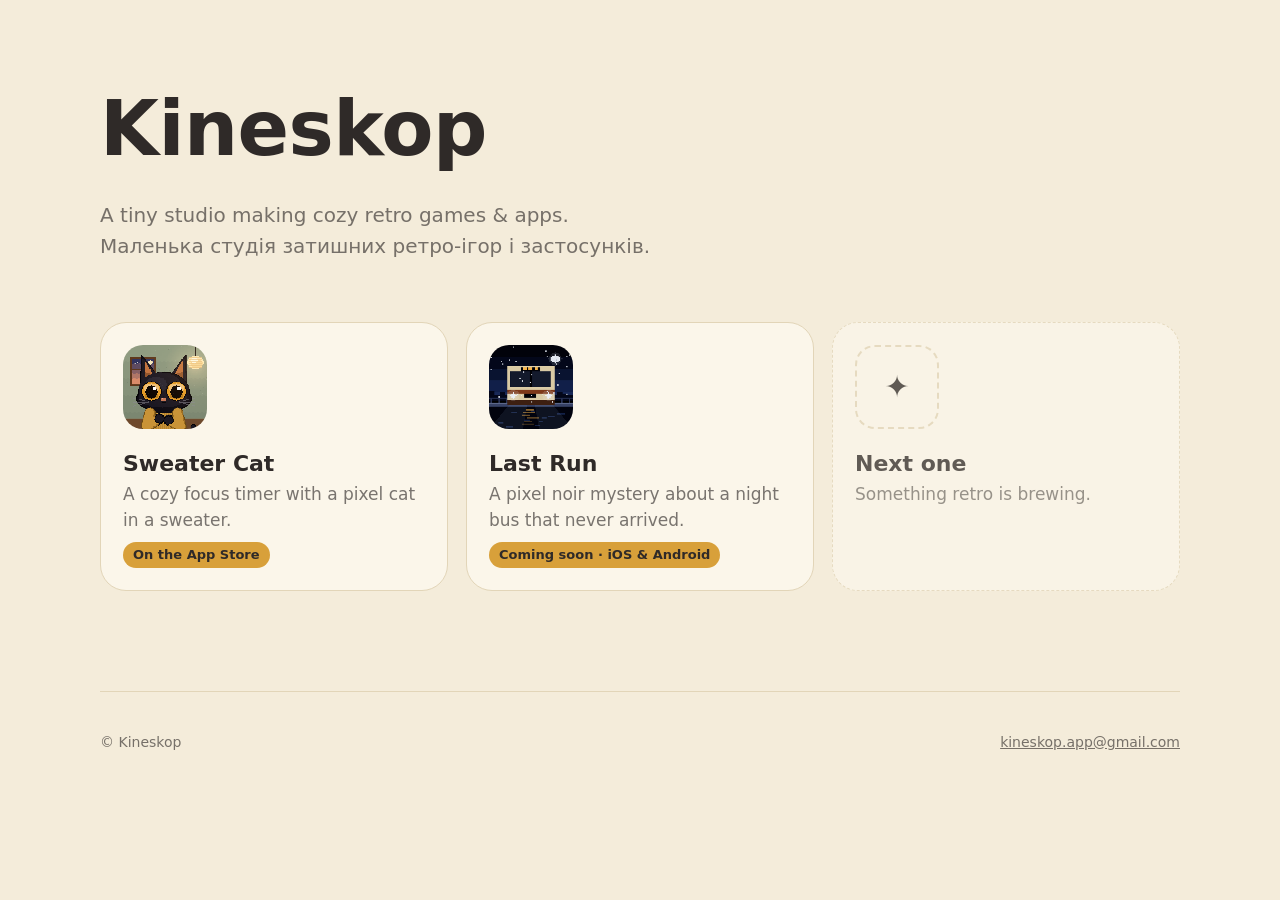
<file: index.html>
<!doctype html>
<html lang="en">
<head>
<meta charset="utf-8">
<meta name="viewport" content="width=device-width, initial-scale=1">
<title>Kineskop — a tiny studio making retro games &amp; apps</title>
<meta name="description" content="Kineskop is a tiny studio making cozy retro games and apps. Sweater Cat, a focus timer with a pixel cat, and Last Run, a pixel noir mystery game.">
<meta property="og:title" content="Kineskop">
<meta property="og:description" content="A tiny studio making cozy retro games and apps.">
<meta property="og:image" content="https://kineskop-app.github.io/sweatercat/img/en_1.jpg">
<link rel="icon" href="favicon.png">
<link rel="stylesheet" href="style.css?v=981dc66c">
<script data-goatcounter="https://kineskop.goatcounter.com/count" async src="//gc.zgo.at/count.js"></script>
</head>
<body>
<div class="wrap">
  <section class="studio">
    <h1>Kineskop</h1>
    <p>A tiny studio making cozy retro games &amp; apps.<br>Маленька студія затишних ретро-ігор і застосунків.</p>
  </section>

  <div class="apps three">
    <a class="app" href="sweatercat/">
      <img src="sweatercat/img/icon.png" alt="Sweater Cat">
      <div>
        <b>Sweater Cat</b>
        <span>A cozy focus timer with a pixel cat in a sweater.</span>
        <span class="tag">On the App Store</span>
      </div>
    </a>
    <a class="app" href="lastrun/">
      <img src="lastrun/img/icon.png" alt="Last Run">
      <div>
        <b>Last Run</b>
        <span>A pixel noir mystery about a night bus that never arrived.</span>
        <span class="tag">Coming soon · iOS &amp; Android</span>
      </div>
    </a>
    <div class="app soon">
      <div class="ph">✦</div>
      <div><b>Next one</b><span>Something retro is brewing.</span></div>
    </div>
  </div>

  <footer>
    <span>© Kineskop</span>
    <span><a href="mailto:kineskop.app@gmail.com">kineskop.app@gmail.com</a></span>
  </footer>
</div>
</body>
</html>
</file>
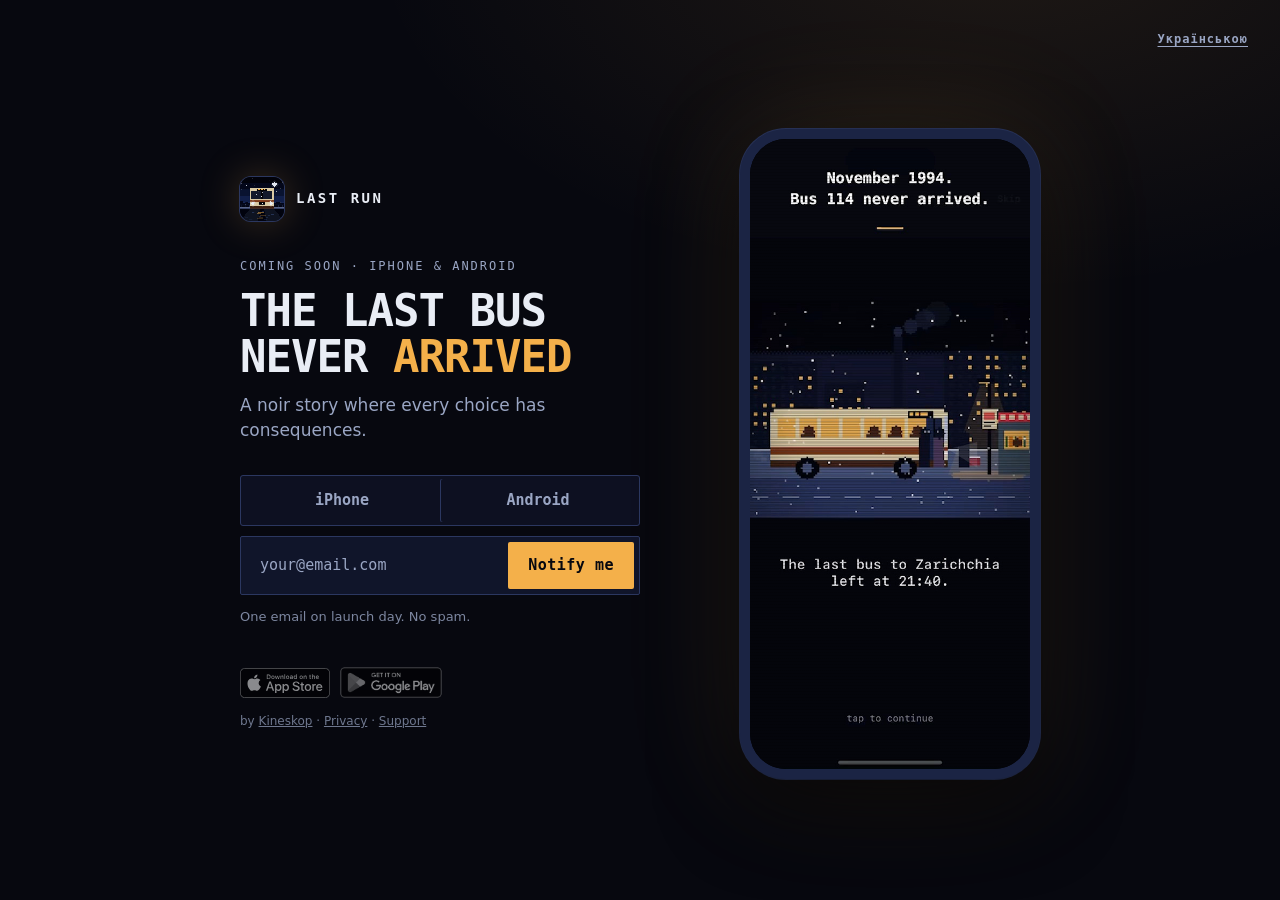
<file: lastrun/index.html>
<!doctype html>
<html lang="en">
<head>
<meta charset="utf-8">
<meta name="viewport" content="width=device-width, initial-scale=1, viewport-fit=cover">
<title>Last Run — a pixel noir mystery where every choice has consequences</title>
<meta name="description" content="November 1994. The last bus to Zarichchia left at 21:40 and never arrived. A story game for iPhone and Android with timed choices and 6 endings.">
<meta name="theme-color" content="#07080f">
<meta name="color-scheme" content="dark">
<link rel="canonical" href="https://kineskop-app.github.io/lastrun/">
<link rel="alternate" hreflang="en" href="https://kineskop-app.github.io/lastrun/">
<link rel="alternate" hreflang="uk" href="https://kineskop-app.github.io/lastrun/uk/">
<meta property="og:type" content="website">
<meta property="og:title" content="Last Run">
<meta property="og:description" content="November 1994. The last bus to Zarichchia left at 21:40 and never arrived. A story game for iPhone and Android with timed choices and 6 endings.">
<meta property="og:image" content="https://kineskop-app.github.io/lastrun/media/og_en.jpg">
<meta name="twitter:card" content="summary_large_image">
<link rel="icon" href="../lastrun/img/icon.png">
<link rel="apple-touch-icon" href="../lastrun/img/icon.png">
<link rel="stylesheet" href="../style.css?v=981dc66c">
<link rel="stylesheet" href="../lastrun/lastrun.css?v=eb76c8f5">
<script>document.documentElement.classList.add("js")</script>
<script type="application/ld+json">{"@context":"https://schema.org","@type":"VideoGame","name":"Last Run","gamePlatform":["iOS","Android"],"genre":["Adventure","Interactive fiction"],"inLanguage":["en","uk"],"publisher":{"@type":"Organization","name":"Kineskop"}}</script>
</head>
<body class="lr one">
<div class="phone"><video src="../lastrun/media/hero_en.mp4" poster="../lastrun/media/hero_en.jpg" autoplay muted loop playsinline preload="metadata" aria-hidden="true"></video></div>
<main class="card">
  <span class="lang"><a href="uk/">Українською</a></span>
  <div class="lockup"><img class="icon" src="../lastrun/img/icon.png" alt="" width="56" height="56"><span>Last Run</span></div>
  <p class="kick">Coming soon · iPhone &amp; Android</p>
  <h1>The last bus<br>never <em>arrived</em></h1>
  <p class="lead">A noir story where every choice has consequences.</p>
  <div class="signup-wrap">
        <form class="signup" action="https://formsubmit.co/kineskop.app@gmail.com" method="POST" data-err="That didn&#x27;t go through. Try again?" data-key="lr-joined">
          <fieldset class="platform">
            <legend class="sr">I play on</legend>
            <label><input type="radio" name="platform" value="iPhone" required><span>iPhone</span></label>
            <label><input type="radio" name="platform" value="Android"><span>Android</span></label>
          </fieldset>
          <div class="pill">
            <input type="email" name="email" placeholder="your@email.com" required autocomplete="email" aria-label="Email">
            <button class="btn" type="submit">Notify me</button>
          </div>
          <input type="hidden" name="_subject" value="Last Run — notify me">
          <input type="hidden" name="_next" value="https://kineskop-app.github.io/lastrun/thanks.html">
          <input type="hidden" name="_captcha" value="false">
          <div hidden style="display:none" aria-hidden="true"><input type="text" name="_honey" tabindex="-1" autocomplete="off"></div>
          <small class="note">One email on launch day. No spam.</small>
        </form>
        <div class="done" role="status"><img src="../lastrun/img/icon.png" alt=""><div><b>You're on the list</b><span>We'll write once — the day Last Run is out on your phone.</span></div></div>
      </div>
  <footer>
    <span class="stores" aria-label="App Store, Google Play — Coming soon">
      <img src="../lastrun/img/appstore.svg" alt="App Store" class="as"><img src="../lastrun/img/googleplay.png" alt="Google Play" class="gp">
    </span>
    <span>by <a href="../">Kineskop</a> · <a href="../lastrun/privacy.html">Privacy</a> · <a href="../lastrun/support.html">Support</a></span>
  </footer>
</main>
<script src="../site.js?v=eb76c8f5" defer></script>
</body>
</html>
</file>
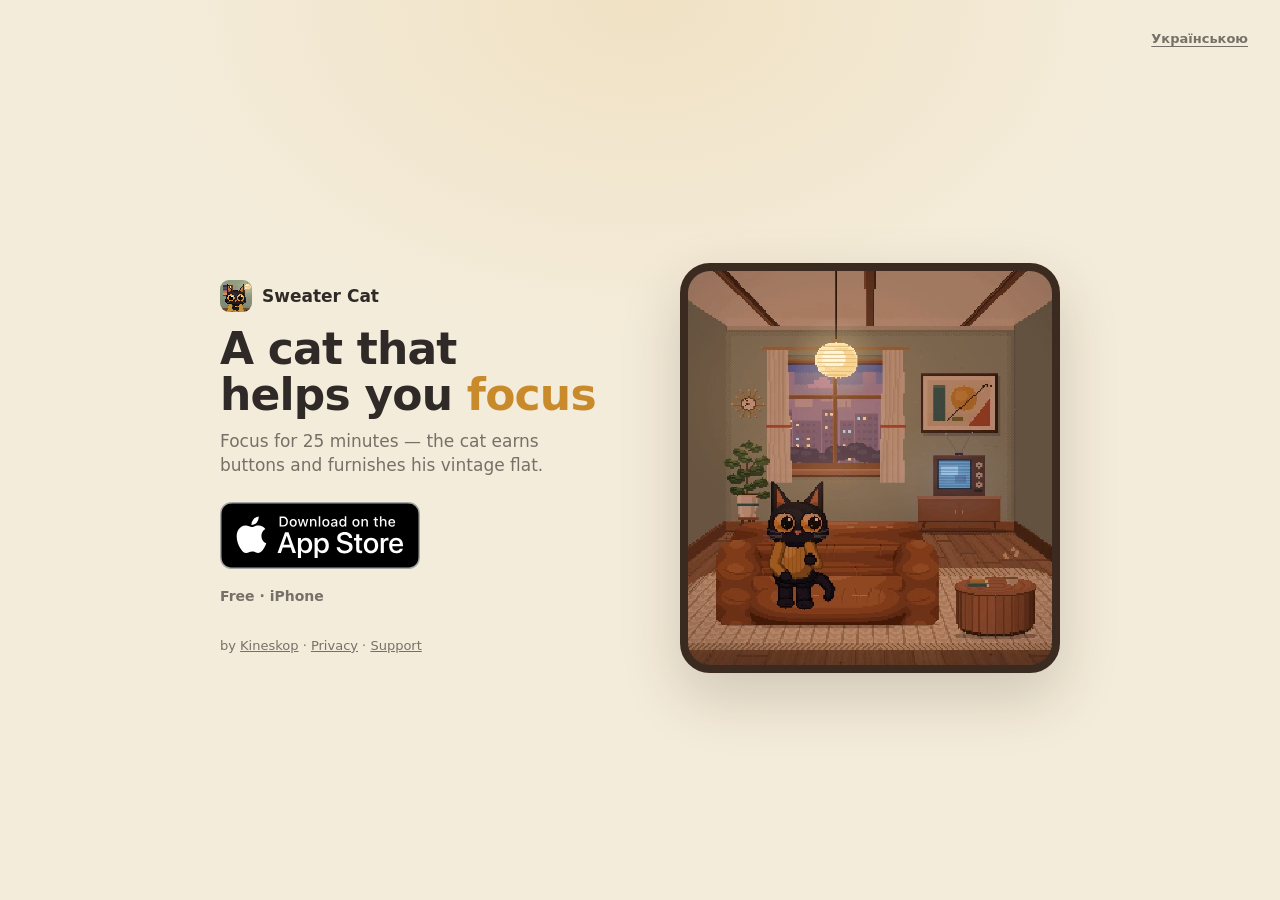
<file: sweatercat/index.html>
<!doctype html>
<html lang="en">
<head>
<meta charset="utf-8">
<meta name="viewport" content="width=device-width, initial-scale=1, viewport-fit=cover">
<title>Sweater Cat — a cozy focus timer with a pixel cat</title>
<meta name="description" content="A pomodoro timer with a pixel cat in a sweater. Focus together, earn gifts, furnish a vintage flat — and get your time back from your phone.">
<meta name="theme-color" content="#f4ecda">
<link rel="canonical" href="https://kineskop-app.github.io/sweatercat/">
<link rel="alternate" hreflang="en" href="https://kineskop-app.github.io/sweatercat/">
<link rel="alternate" hreflang="uk" href="https://kineskop-app.github.io/sweatercat/uk/">
<meta property="og:type" content="website">
<meta property="og:title" content="Sweater Cat">
<meta property="og:description" content="A pomodoro timer with a pixel cat in a sweater. Focus together, earn gifts, furnish a vintage flat — and get your time back from your phone.">
<meta property="og:image" content="https://kineskop-app.github.io/sweatercat/media/og_en.jpg">
<meta name="twitter:card" content="summary_large_image">
<link rel="icon" href="../favicon.png">
<link rel="apple-touch-icon" href="../favicon.png">
<link rel="stylesheet" href="../style.css?v=981dc66c">
<link rel="stylesheet" href="../sweatercat/sweatercat.css?v=981dc66c">
<script>document.documentElement.classList.add("js")</script>
<script type="application/ld+json">{"@context":"https://schema.org","@type":"SoftwareApplication","name":"Sweater Cat","operatingSystem":"iOS","applicationCategory":"ProductivityApplication","downloadUrl":"https://apps.apple.com/app/id6823695284","offers":{"@type":"Offer","price":"0","priceCurrency":"USD"},"publisher":{"@type":"Organization","name":"Kineskop"}}</script>
<script data-goatcounter="https://kineskop.goatcounter.com/count" async src="//gc.zgo.at/count.js"></script>
</head>
<body class="sc one">
<span class="lang"><a href="uk/">Українською</a></span>
<div class="window"><video src="../sweatercat/media/room.mp4" poster="../sweatercat/media/room.jpg" autoplay muted loop playsinline preload="metadata" aria-hidden="true"></video></div>
<main class="card">
  <div class="lockup"><img class="icon" src="../sweatercat/img/icon.png" alt="" width="44" height="44"><span>Sweater Cat</span></div>
  <h1>A cat that helps you <em>focus</em></h1>
  <p class="lead">Focus for 25 minutes — the cat earns buttons and furnishes his vintage flat.</p>
  <a class="get" href="https://apps.apple.com/app/id6823695284" data-goatcounter-click="appstore" data-goatcounter-title="App Store (en)">
    <img src="../sweatercat/img/appstore.svg" alt="Download on the App Store" width="180" height="60"></a>
  <p class="free">Free · iPhone</p>
  <div class="inapp" hidden>
    <p>App Store didn't open?</p>
    <a class="btn safari" href="x-safari-https://kineskop-app.github.io/sweatercat/" data-goatcounter-click="safari">Open in Safari</a>
    <small>or tap <b>•••</b> at the top → <b>Open in browser</b></small>
  </div>
  <footer>
    <span>by <a href="../">Kineskop</a> · <a href="../sweatercat/privacy.html">Privacy</a> · <a href="../sweatercat/support.html">Support</a></span>
  </footer>
</main>
<script src="../site.js?v=981dc66c" defer></script>
</body>
</html>
</file>
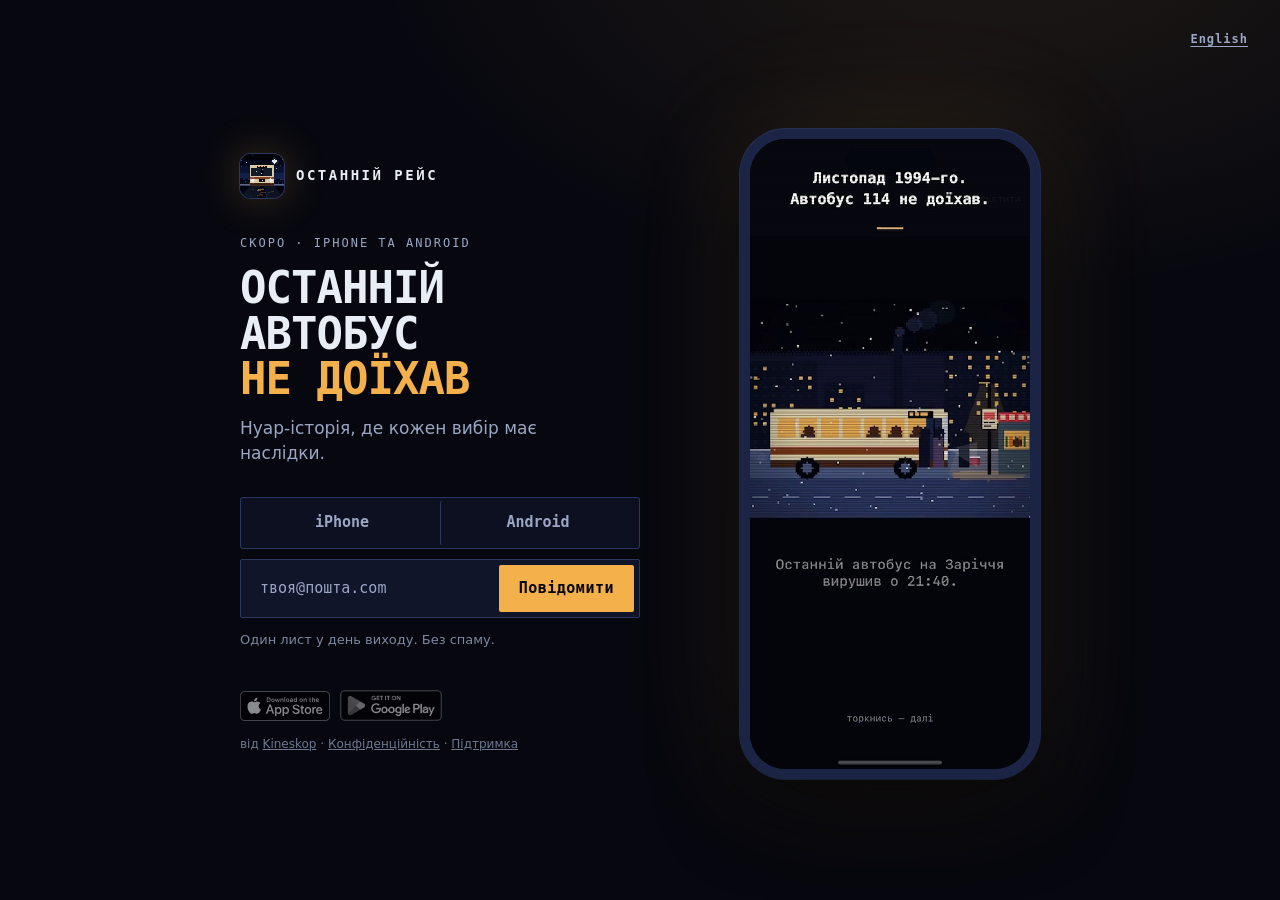
<file: lastrun/uk/index.html>
<!doctype html>
<html lang="uk">
<head>
<meta charset="utf-8">
<meta name="viewport" content="width=device-width, initial-scale=1, viewport-fit=cover">
<title>Останній рейс — піксельний нуар-детектив, де кожен вибір має наслідки</title>
<meta name="description" content="Листопад 1994-го. Останній автобус на Заріччя вийшов о 21:40 і не доїхав. Сюжетна гра для iPhone і Android з виборами на час і 6 фіналами.">
<meta name="theme-color" content="#07080f">
<meta name="color-scheme" content="dark">
<link rel="canonical" href="https://kineskop-app.github.io/lastrun/uk/">
<link rel="alternate" hreflang="en" href="https://kineskop-app.github.io/lastrun/">
<link rel="alternate" hreflang="uk" href="https://kineskop-app.github.io/lastrun/uk/">
<meta property="og:type" content="website">
<meta property="og:title" content="Останній рейс">
<meta property="og:description" content="Листопад 1994-го. Останній автобус на Заріччя вийшов о 21:40 і не доїхав. Сюжетна гра для iPhone і Android з виборами на час і 6 фіналами.">
<meta property="og:image" content="https://kineskop-app.github.io/lastrun/media/og_uk.jpg">
<meta name="twitter:card" content="summary_large_image">
<link rel="icon" href="../../lastrun/img/icon.png">
<link rel="apple-touch-icon" href="../../lastrun/img/icon.png">
<link rel="stylesheet" href="../../style.css?v=981dc66c">
<link rel="stylesheet" href="../../lastrun/lastrun.css?v=eb76c8f5">
<script>document.documentElement.classList.add("js")</script>
<script type="application/ld+json">{"@context":"https://schema.org","@type":"VideoGame","name":"Останній рейс","gamePlatform":["iOS","Android"],"genre":["Adventure","Interactive fiction"],"inLanguage":["en","uk"],"publisher":{"@type":"Organization","name":"Kineskop"}}</script>
</head>
<body class="lr one">
<div class="phone"><video src="../../lastrun/media/hero_uk.mp4" poster="../../lastrun/media/hero_uk.jpg" autoplay muted loop playsinline preload="metadata" aria-hidden="true"></video></div>
<main class="card">
  <span class="lang"><a href="../">English</a></span>
  <div class="lockup"><img class="icon" src="../../lastrun/img/icon.png" alt="" width="56" height="56"><span>Останній рейс</span></div>
  <p class="kick">Скоро · iPhone та Android</p>
  <h1>Останній автобус<br><em>не доїхав</em></h1>
  <p class="lead">Нуар-історія, де кожен вибір має наслідки.</p>
  <div class="signup-wrap">
        <form class="signup" action="https://formsubmit.co/kineskop.app@gmail.com" method="POST" data-err="Не вийшло. Спробуєш ще раз?" data-key="lr-joined">
          <fieldset class="platform">
            <legend class="sr">Я граю на</legend>
            <label><input type="radio" name="platform" value="iPhone" required><span>iPhone</span></label>
            <label><input type="radio" name="platform" value="Android"><span>Android</span></label>
          </fieldset>
          <div class="pill">
            <input type="email" name="email" placeholder="твоя@пошта.com" required autocomplete="email" aria-label="Email">
            <button class="btn" type="submit">Повідомити</button>
          </div>
          <input type="hidden" name="_subject" value="Last Run — notify me">
          <input type="hidden" name="_next" value="https://kineskop-app.github.io/lastrun/uk/thanks.html">
          <input type="hidden" name="_captcha" value="false">
          <div hidden style="display:none" aria-hidden="true"><input type="text" name="_honey" tabindex="-1" autocomplete="off"></div>
          <small class="note">Один лист у день виходу. Без спаму.</small>
        </form>
        <div class="done" role="status"><img src="../../lastrun/img/icon.png" alt=""><div><b>Ти в списку</b><span>Напишемо один раз — у день, коли «Останній рейс» вийде на твоєму телефоні.</span></div></div>
      </div>
  <footer>
    <span class="stores" aria-label="App Store, Google Play — Скоро">
      <img src="../../lastrun/img/appstore.svg" alt="App Store" class="as"><img src="../../lastrun/img/googleplay.png" alt="Google Play" class="gp">
    </span>
    <span>від <a href="../../">Kineskop</a> · <a href="../../lastrun/privacy.html">Конфіденційність</a> · <a href="../../lastrun/support.html">Підтримка</a></span>
  </footer>
</main>
<script src="../../site.js?v=eb76c8f5" defer></script>
</body>
</html>
</file>
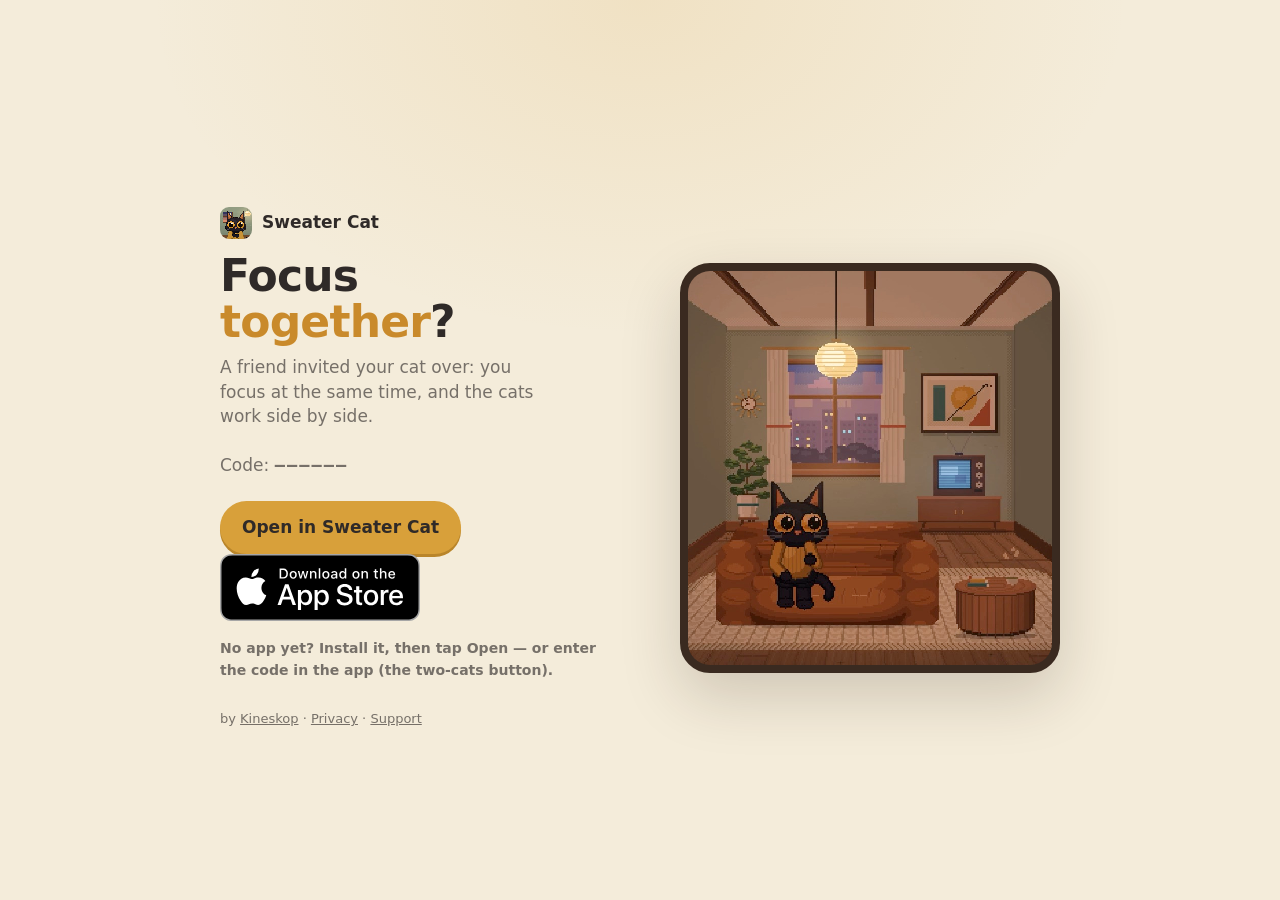
<file: sweatercat/f/index.html>
<!doctype html>
<html lang="en">
<head>
<meta charset="utf-8">
<meta name="viewport" content="width=device-width, initial-scale=1, viewport-fit=cover">
<title>Focus together — Sweater Cat</title>
<meta name="description" content="A friend invited you to focus together in Sweater Cat: your cat comes over to theirs, and you both focus at the same time.">
<meta name="theme-color" content="#f4ecda">
<meta name="robots" content="noindex">
<meta property="og:type" content="website">
<meta property="og:title" content="Focus together in Sweater Cat">
<meta property="og:description" content="Your cat comes over to your friend's room, and you both focus at the same time.">
<meta property="og:image" content="https://kineskop-app.github.io/sweatercat/media/og_en.jpg">
<link rel="icon" href="../../favicon.png">
<link rel="stylesheet" href="../../style.css">
<link rel="stylesheet" href="../sweatercat.css">
<script>document.documentElement.classList.add("js")</script>
<script data-goatcounter="https://kineskop.goatcounter.com/count" async src="//gc.zgo.at/count.js"></script>
</head>
<!-- Opened in a browser = the app isn't installed (with it, iOS opens the app via Universal Links). -->
<body class="sc one">
<div class="window"><video src="../media/room.mp4" poster="../media/room.jpg" autoplay muted loop playsinline preload="metadata" aria-hidden="true"></video></div>
<main class="card">
  <div class="lockup"><img class="icon" src="../img/icon.png" alt="" width="44" height="44"><span>Sweater Cat</span></div>
  <h1 data-uk="Фокусуємось <em>разом</em>?">Focus <em>together</em>?</h1>
  <p class="lead" data-uk="Друг кличе твого кота в гості: ви фокусуєтеся одночасно, а коти працюють поруч.">A friend invited your cat over: you focus at the same time, and the cats work side by side.</p>
  <p class="lead"><span data-uk="Код:">Code:</span> <b id="code" style="font-family:ui-monospace,monospace;letter-spacing:.12em">——————</b></p>
  <a class="btn" id="open" href="sweatercat://f" data-goatcounter-click="open-together" data-uk="Відкрити в Sweater Cat">Open in Sweater Cat</a>
  <a class="get" href="https://apps.apple.com/app/id6823695284" data-goatcounter-click="appstore-together" data-goatcounter-title="App Store (together)">
    <img src="../img/appstore.svg" alt="Download on the App Store" width="180" height="60"></a>
  <p class="free" data-uk="Ще немає застосунку? Встанови, тоді натисни «Відкрити» — або введи код у застосунку (кнопка з двома котами).">No app yet? Install it, then tap Open — or enter the code in the app (the two-cats button).</p>
  <footer>
    <span>by <a href="../../">Kineskop</a> · <a href="../privacy.html">Privacy</a> · <a href="../support.html">Support</a></span>
  </footer>
</main>
<script>
  // the code from ?c=, only the app's alphabet
  var c = (new URLSearchParams(location.search).get("c") || "").toUpperCase().replace(/[^2-9A-HJKMNP-Z]/g, "").slice(0, 6);
  if (c.length === 6) {
    document.getElementById("code").textContent = c;
    document.getElementById("open").href = "sweatercat://f?c=" + c;
  }
  if ((navigator.language || "").toLowerCase().indexOf("uk") === 0) {
    document.documentElement.lang = "uk";
    document.querySelectorAll("[data-uk]").forEach(function (e) { e.innerHTML = e.getAttribute("data-uk"); });
  }
</script>
</body>
</html>
</file>
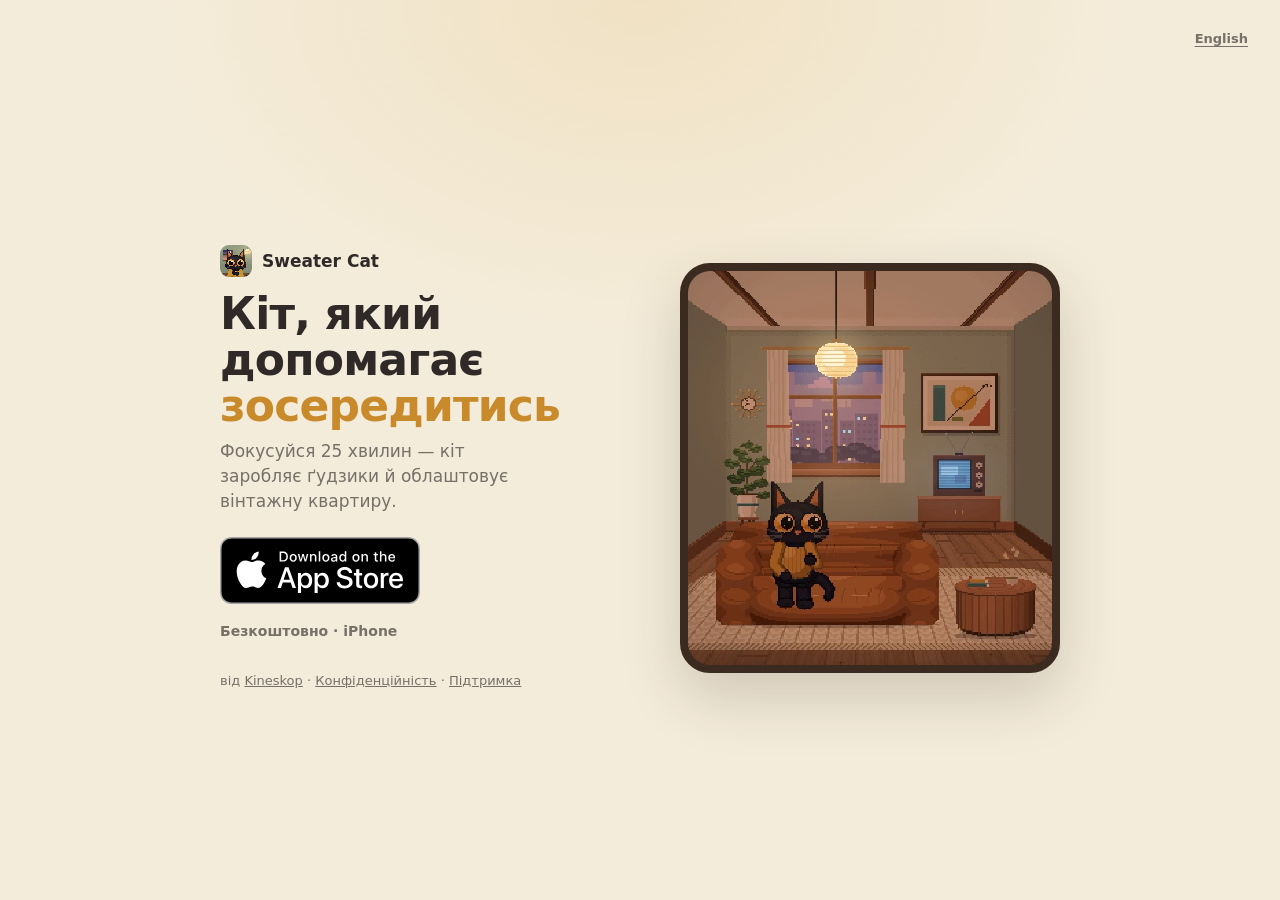
<file: sweatercat/uk/index.html>
<!doctype html>
<html lang="uk">
<head>
<meta charset="utf-8">
<meta name="viewport" content="width=device-width, initial-scale=1, viewport-fit=cover">
<title>Sweater Cat — затишний таймер фокусу з піксельним котом</title>
<meta name="description" content="Помодоро-таймер із піксельним котом у светрі. Фокусуйтесь разом, отримуй подарунки, облаштовуй вінтажну квартиру — і повертай собі час із телефона.">
<meta name="theme-color" content="#f4ecda">
<link rel="canonical" href="https://kineskop-app.github.io/sweatercat/uk/">
<link rel="alternate" hreflang="en" href="https://kineskop-app.github.io/sweatercat/">
<link rel="alternate" hreflang="uk" href="https://kineskop-app.github.io/sweatercat/uk/">
<meta property="og:type" content="website">
<meta property="og:title" content="Sweater Cat">
<meta property="og:description" content="Помодоро-таймер із піксельним котом у светрі. Фокусуйтесь разом, отримуй подарунки, облаштовуй вінтажну квартиру — і повертай собі час із телефона.">
<meta property="og:image" content="https://kineskop-app.github.io/sweatercat/media/og_uk.jpg">
<meta name="twitter:card" content="summary_large_image">
<link rel="icon" href="../../favicon.png">
<link rel="apple-touch-icon" href="../../favicon.png">
<link rel="stylesheet" href="../../style.css?v=981dc66c">
<link rel="stylesheet" href="../../sweatercat/sweatercat.css?v=981dc66c">
<script>document.documentElement.classList.add("js")</script>
<script type="application/ld+json">{"@context":"https://schema.org","@type":"SoftwareApplication","name":"Sweater Cat","operatingSystem":"iOS","applicationCategory":"ProductivityApplication","downloadUrl":"https://apps.apple.com/app/id6823695284","offers":{"@type":"Offer","price":"0","priceCurrency":"USD"},"publisher":{"@type":"Organization","name":"Kineskop"}}</script>
<script data-goatcounter="https://kineskop.goatcounter.com/count" async src="//gc.zgo.at/count.js"></script>
</head>
<body class="sc one">
<span class="lang"><a href="../">English</a></span>
<div class="window"><video src="../../sweatercat/media/room.mp4" poster="../../sweatercat/media/room.jpg" autoplay muted loop playsinline preload="metadata" aria-hidden="true"></video></div>
<main class="card">
  <div class="lockup"><img class="icon" src="../../sweatercat/img/icon.png" alt="" width="44" height="44"><span>Sweater Cat</span></div>
  <h1>Кіт, який допомагає <em>зосередитись</em></h1>
  <p class="lead">Фокусуйся 25 хвилин — кіт заробляє ґудзики й облаштовує вінтажну квартиру.</p>
  <a class="get" href="https://apps.apple.com/app/id6823695284" data-goatcounter-click="appstore" data-goatcounter-title="App Store (uk)">
    <img src="../../sweatercat/img/appstore.svg" alt="Завантажити в App Store" width="180" height="60"></a>
  <p class="free">Безкоштовно · iPhone</p>
  <div class="inapp" hidden>
    <p>App Store не відкрився?</p>
    <a class="btn safari" href="x-safari-https://kineskop-app.github.io/sweatercat/uk/" data-goatcounter-click="safari">Відкрити в Safari</a>
    <small>або натисни <b>•••</b> угорі → <b>Відкрити в браузері</b></small>
  </div>
  <footer>
    <span>від <a href="../../">Kineskop</a> · <a href="../../sweatercat/privacy.html">Конфіденційність</a> · <a href="../../sweatercat/support.html">Підтримка</a></span>
  </footer>
</main>
<script src="../../site.js?v=981dc66c" defer></script>
</body>
</html>
</file>
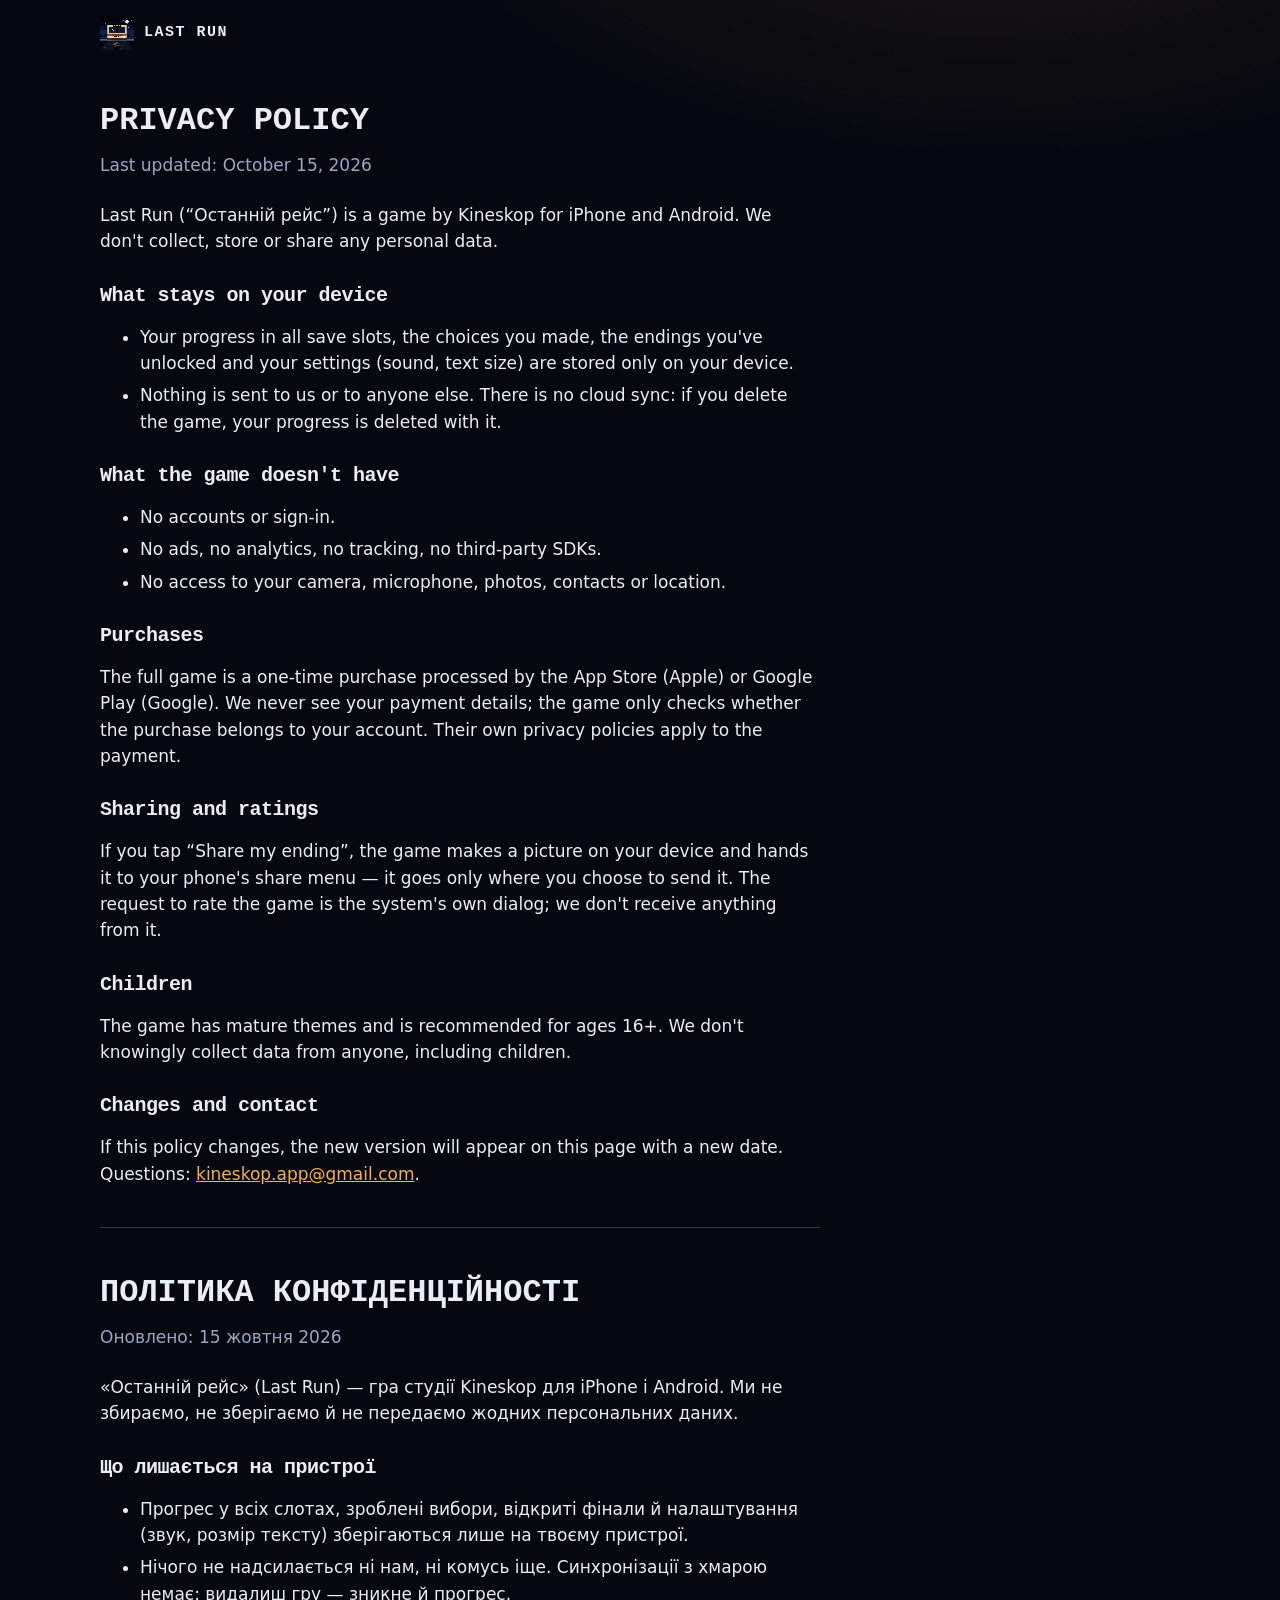
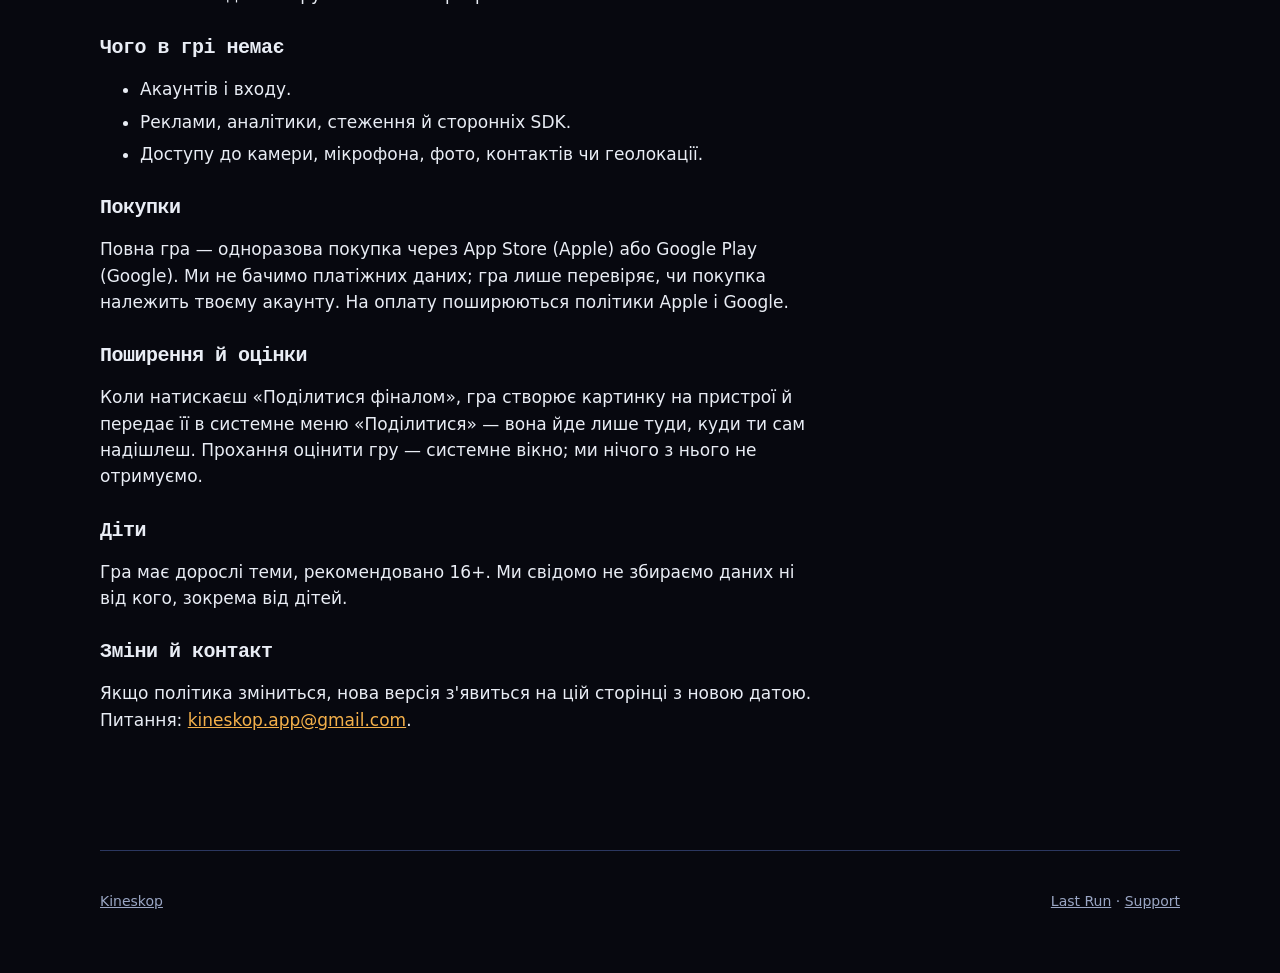
<file: lastrun/privacy.html>
<!doctype html>
<html lang="en">
<head>
<meta charset="utf-8">
<meta name="viewport" content="width=device-width, initial-scale=1">
<title>Last Run — Privacy Policy</title>
<meta name="color-scheme" content="dark">
<link rel="icon" href="img/icon.png">
<link rel="stylesheet" href="../style.css?v=981dc66c">
<link rel="stylesheet" href="lastrun.css?v=eb76c8f5">
</head>
<body class="lr">
<div class="wrap">
  <header class="top"><a class="brand" href="./"><img src="img/icon.png" alt="">Last Run</a></header>
  <main class="doc">
    <h1>Privacy Policy</h1>
    <p class="date">Last updated: October 15, 2026</p>
    <p>Last Run (“Останній рейс”) is a game by Kineskop for iPhone and Android. We don't collect, store or share any personal data.</p>
    <h2>What stays on your device</h2>
    <ul>
      <li>Your progress in all save slots, the choices you made, the endings you've unlocked and your settings (sound, text size) are stored only on your device.</li>
      <li>Nothing is sent to us or to anyone else. There is no cloud sync: if you delete the game, your progress is deleted with it.</li>
    </ul>
    <h2>What the game doesn't have</h2>
    <ul>
      <li>No accounts or sign-in.</li>
      <li>No ads, no analytics, no tracking, no third-party SDKs.</li>
      <li>No access to your camera, microphone, photos, contacts or location.</li>
    </ul>
    <h2>Purchases</h2>
    <p>The full game is a one-time purchase processed by the App Store (Apple) or Google Play (Google). We never see your payment details; the game only checks whether the purchase belongs to your account. Their own privacy policies apply to the payment.</p>
    <h2>Sharing and ratings</h2>
    <p>If you tap “Share my ending”, the game makes a picture on your device and hands it to your phone's share menu — it goes only where you choose to send it. The request to rate the game is the system's own dialog; we don't receive anything from it.</p>
    <h2>Children</h2>
    <p>The game has mature themes and is recommended for ages 16+. We don't knowingly collect data from anyone, including children.</p>
    <h2>Changes and contact</h2>
    <p>If this policy changes, the new version will appear on this page with a new date. Questions: <a href="mailto:kineskop.app@gmail.com">kineskop.app@gmail.com</a>.</p>
    <hr>
    <h1>Політика конфіденційності</h1>
    <p class="date">Оновлено: 15 жовтня 2026</p>
    <p>«Останній рейс» (Last Run) — гра студії Kineskop для iPhone і Android. Ми не збираємо, не зберігаємо й не передаємо жодних персональних даних.</p>
    <h2>Що лишається на пристрої</h2>
    <ul>
      <li>Прогрес у всіх слотах, зроблені вибори, відкриті фінали й налаштування (звук, розмір тексту) зберігаються лише на твоєму пристрої.</li>
      <li>Нічого не надсилається ні нам, ні комусь іще. Синхронізації з хмарою немає: видалиш гру — зникне й прогрес.</li>
    </ul>
    <h2>Чого в грі немає</h2>
    <ul>
      <li>Акаунтів і входу.</li>
      <li>Реклами, аналітики, стеження й сторонніх SDK.</li>
      <li>Доступу до камери, мікрофона, фото, контактів чи геолокації.</li>
    </ul>
    <h2>Покупки</h2>
    <p>Повна гра — одноразова покупка через App Store (Apple) або Google Play (Google). Ми не бачимо платіжних даних; гра лише перевіряє, чи покупка належить твоєму акаунту. На оплату поширюються політики Apple і Google.</p>
    <h2>Поширення й оцінки</h2>
    <p>Коли натискаєш «Поділитися фіналом», гра створює картинку на пристрої й передає її в системне меню «Поділитися» — вона йде лише туди, куди ти сам надішлеш. Прохання оцінити гру — системне вікно; ми нічого з нього не отримуємо.</p>
    <h2>Діти</h2>
    <p>Гра має дорослі теми, рекомендовано 16+. Ми свідомо не збираємо даних ні від кого, зокрема від дітей.</p>
    <h2>Зміни й контакт</h2>
    <p>Якщо політика зміниться, нова версія з'явиться на цій сторінці з новою датою. Питання: <a href="mailto:kineskop.app@gmail.com">kineskop.app@gmail.com</a>.</p>
  </main>
  <footer><span><a href="../">Kineskop</a></span><span><a href="./">Last Run</a> · <a href="support.html">Support</a></span></footer>
</div>
</body>
</html>
</file>
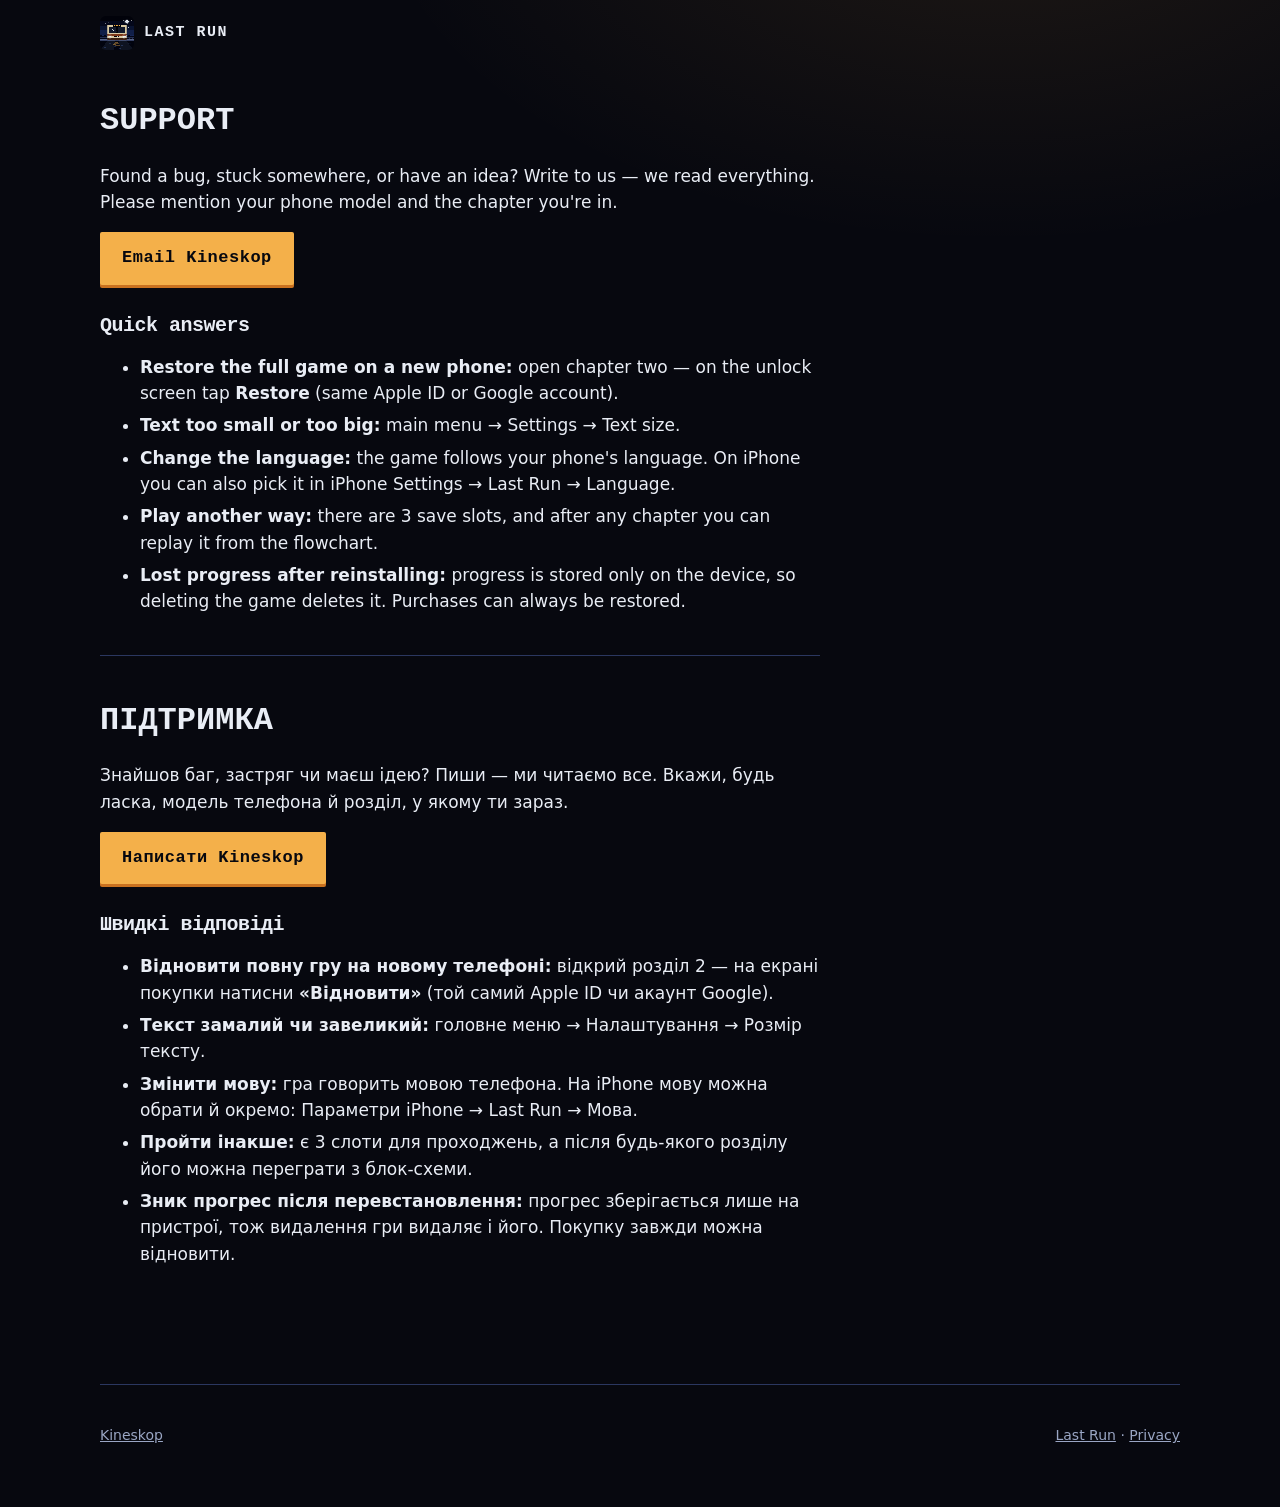
<file: lastrun/support.html>
<!doctype html>
<html lang="en">
<head>
<meta charset="utf-8">
<meta name="viewport" content="width=device-width, initial-scale=1">
<title>Last Run — Support</title>
<meta name="color-scheme" content="dark">
<link rel="icon" href="img/icon.png">
<link rel="stylesheet" href="../style.css?v=981dc66c">
<link rel="stylesheet" href="lastrun.css?v=eb76c8f5">
</head>
<body class="lr">
<div class="wrap">
  <header class="top"><a class="brand" href="./"><img src="img/icon.png" alt="">Last Run</a></header>
  <main class="doc">
    <h1>Support</h1>
    <p>Found a bug, stuck somewhere, or have an idea? Write to us — we read everything. Please mention your phone model and the chapter you're in.</p>
    <p><a class="btn" href="mailto:kineskop.app@gmail.com?subject=Last%20Run">Email Kineskop</a></p>
    <h2>Quick answers</h2>
    <ul>
      <li><b>Restore the full game on a new phone:</b> open chapter two — on the unlock screen tap <b>Restore</b> (same Apple ID or Google account).</li>
      <li><b>Text too small or too big:</b> main menu → Settings → Text size.</li>
      <li><b>Change the language:</b> the game follows your phone's language. On iPhone you can also pick it in iPhone Settings → Last Run → Language.</li>
      <li><b>Play another way:</b> there are 3 save slots, and after any chapter you can replay it from the flowchart.</li>
      <li><b>Lost progress after reinstalling:</b> progress is stored only on the device, so deleting the game deletes it. Purchases can always be restored.</li>
    </ul>
    <hr>
    <h1>Підтримка</h1>
    <p>Знайшов баг, застряг чи маєш ідею? Пиши — ми читаємо все. Вкажи, будь ласка, модель телефона й розділ, у якому ти зараз.</p>
    <p><a class="btn" href="mailto:kineskop.app@gmail.com?subject=Last%20Run">Написати Kineskop</a></p>
    <h2>Швидкі відповіді</h2>
    <ul>
      <li><b>Відновити повну гру на новому телефоні:</b> відкрий розділ 2 — на екрані покупки натисни <b>«Відновити»</b> (той самий Apple ID чи акаунт Google).</li>
      <li><b>Текст замалий чи завеликий:</b> головне меню → Налаштування → Розмір тексту.</li>
      <li><b>Змінити мову:</b> гра говорить мовою телефона. На iPhone мову можна обрати й окремо: Параметри iPhone → Last Run → Мова.</li>
      <li><b>Пройти інакше:</b> є 3 слоти для проходжень, а після будь-якого розділу його можна переграти з блок-схеми.</li>
      <li><b>Зник прогрес після перевстановлення:</b> прогрес зберігається лише на пристрої, тож видалення гри видаляє і його. Покупку завжди можна відновити.</li>
    </ul>
  </main>
  <footer><span><a href="../">Kineskop</a></span><span><a href="./">Last Run</a> · <a href="privacy.html">Privacy</a></span></footer>
</div>
</body>
</html>
</file>
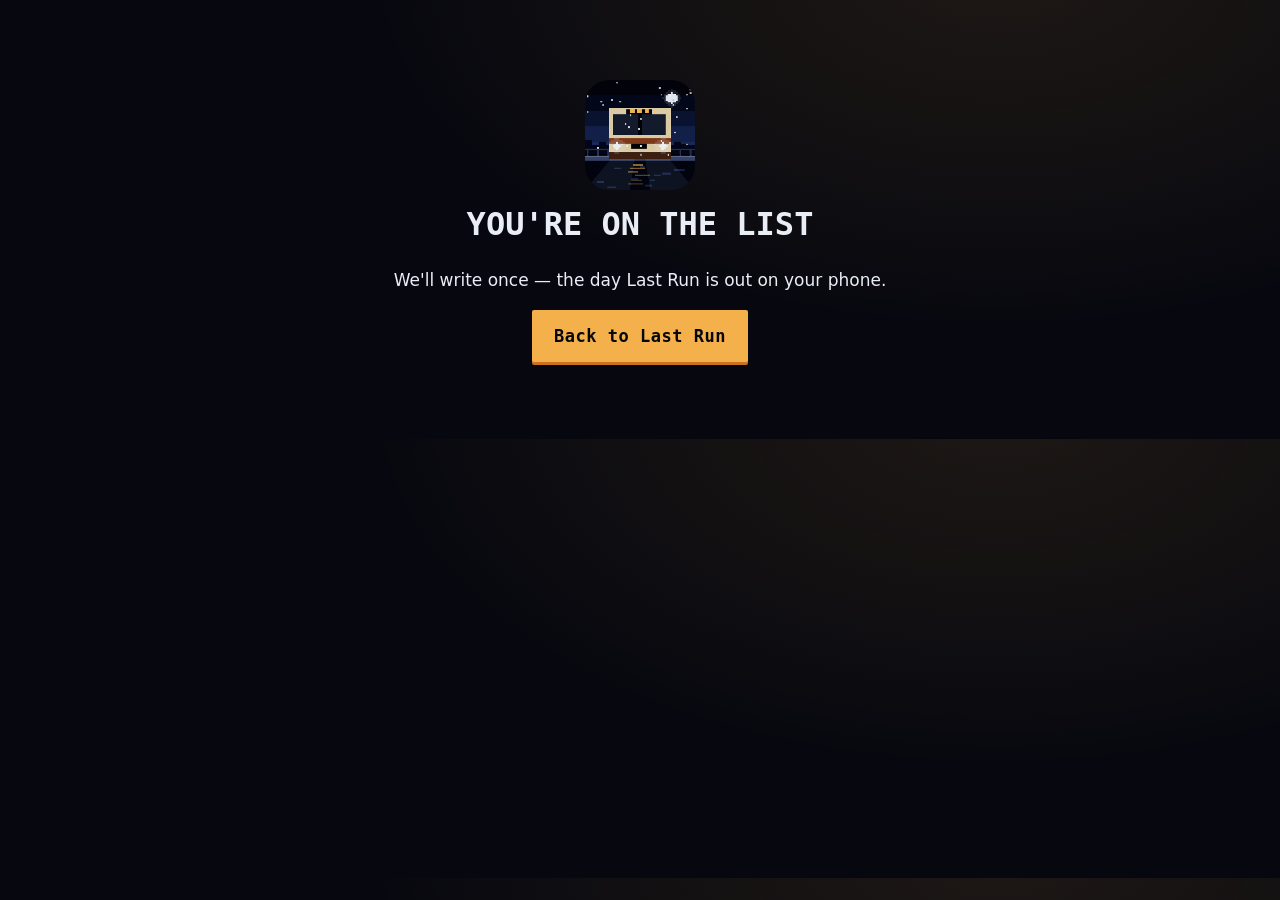
<file: lastrun/thanks.html>
<!doctype html>
<html lang="en">
<head>
<meta charset="utf-8">
<meta name="viewport" content="width=device-width, initial-scale=1">
<title>You're on the list</title>
<link rel="icon" href="../lastrun/img/icon.png">
<link rel="stylesheet" href="../style.css?v=981dc66c">
<link rel="stylesheet" href="../lastrun/lastrun.css?v=eb76c8f5">
</head>
<body class="lr">
<div class="wrap">
  <main class="doc" style="text-align:center;margin:0 auto;padding-top:80px">
    <img src="../lastrun/img/icon.png" alt="" style="width:110px;height:110px;border-radius:24px;image-rendering:pixelated;margin:0 auto">
    <h1>You're on the list</h1>
    <p>We'll write once — the day Last Run is out on your phone.</p>
    <p><a class="btn" href="./">Back to Last Run</a></p>
  </main>
</div>
</body>
</html>
</file>
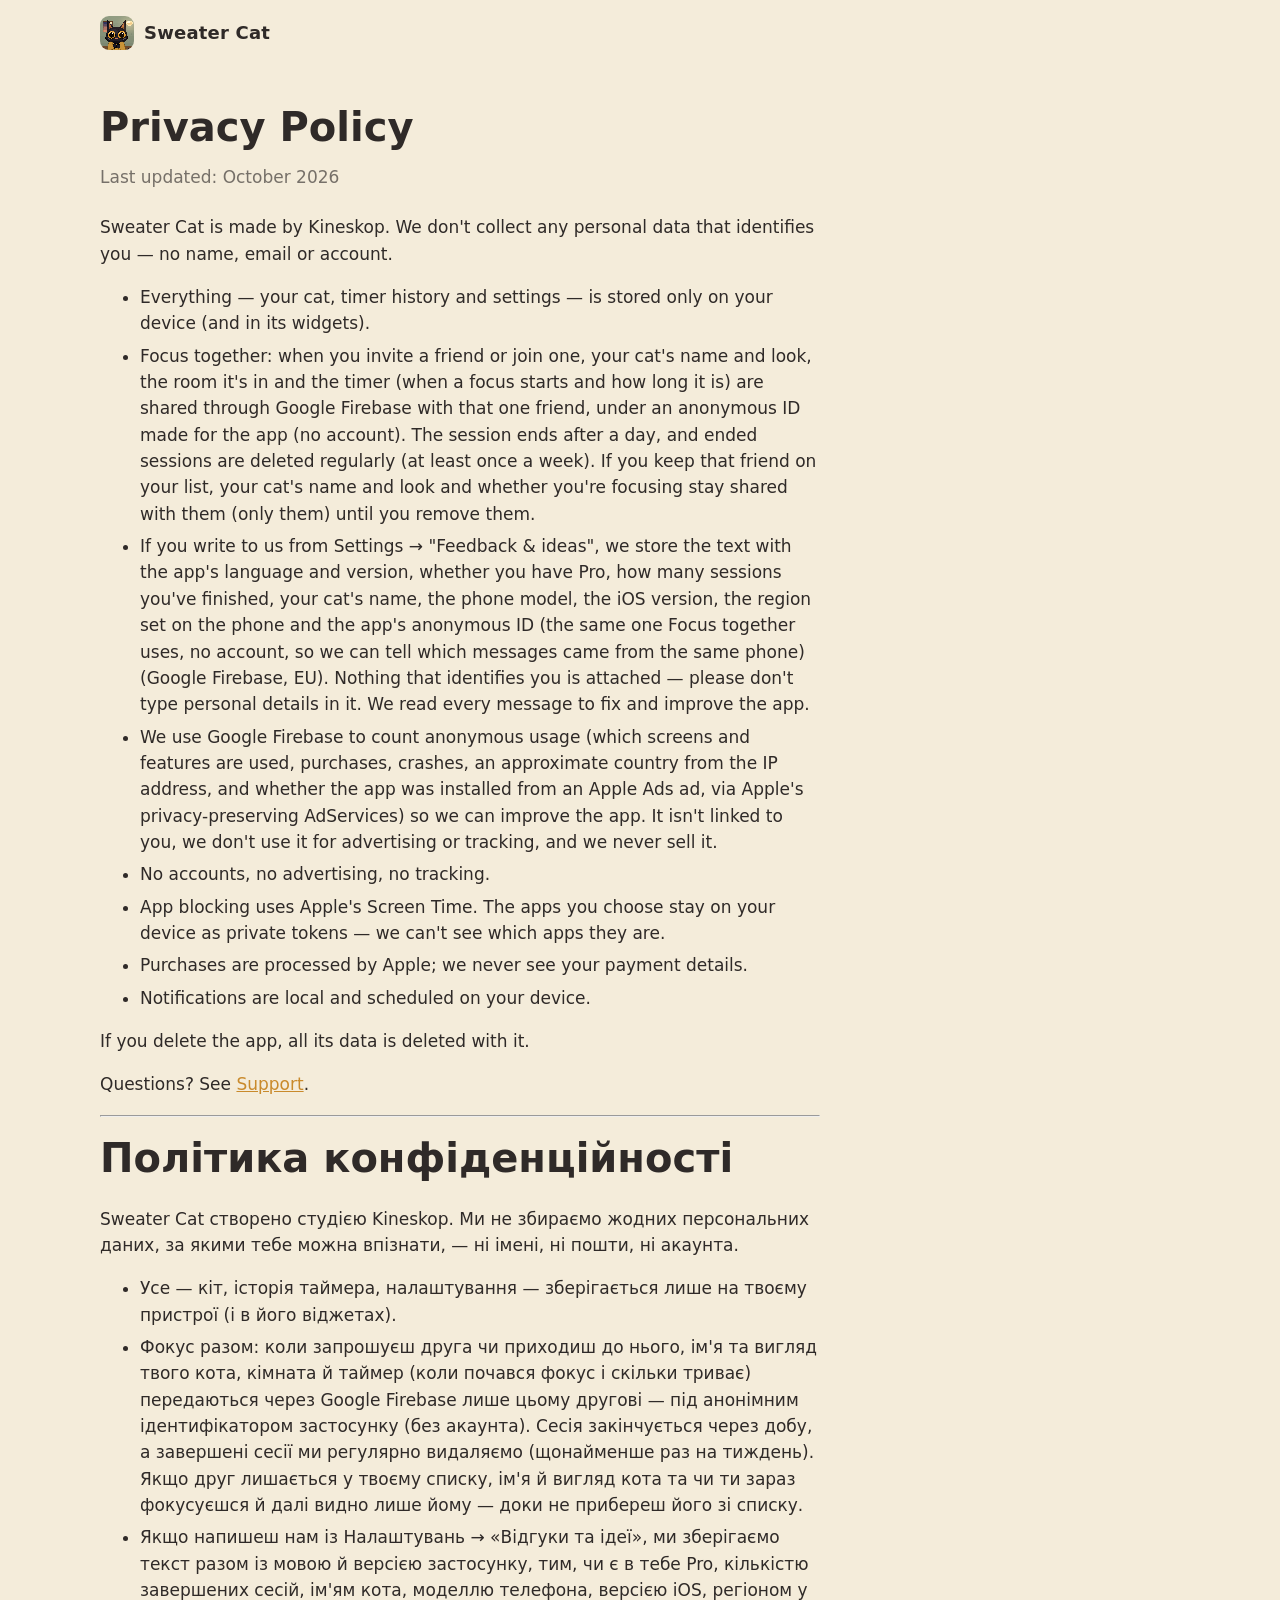
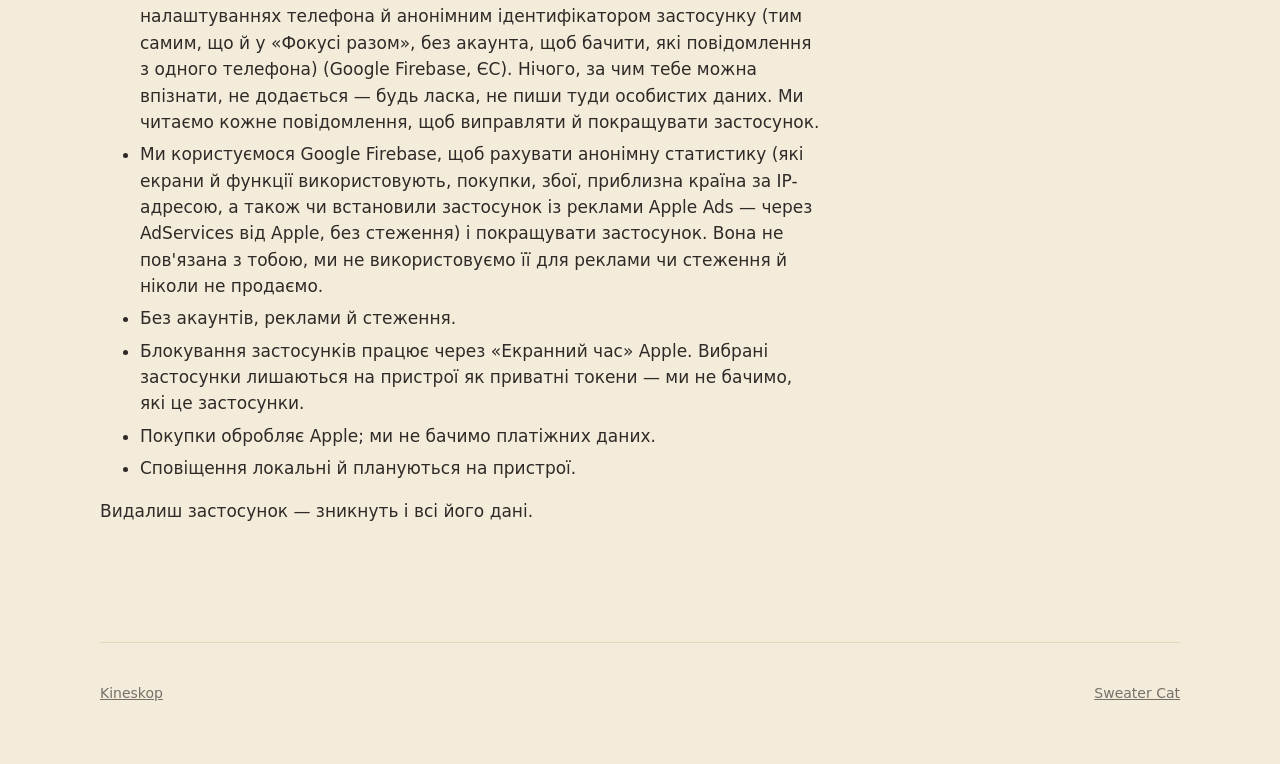
<file: sweatercat/privacy.html>
<!doctype html>
<html lang="en">
<head>
<meta charset="utf-8">
<meta name="viewport" content="width=device-width, initial-scale=1">
<title>Sweater Cat — Privacy Policy</title>
<link rel="icon" href="../favicon.png">
<link rel="stylesheet" href="../style.css?v=981dc66c">
</head>
<body>
<div class="wrap">
  <header class="top"><a class="brand" href="./"><img src="img/icon.png" alt="">Sweater Cat</a></header>
  <main class="doc">
    <h1>Privacy Policy</h1>
    <p class="date">Last updated: October 2026</p>
    <p>Sweater Cat is made by Kineskop. We don't collect any personal data that identifies you — no name, email or account.</p>
    <ul>
      <li>Everything — your cat, timer history and settings — is stored only on your device (and in its widgets).</li>
      <li>Focus together: when you invite a friend or join one, your cat's name and look, the room it's in and the timer (when a focus starts and how long it is) are shared through Google Firebase with that one friend, under an anonymous ID made for the app (no account). The session ends after a day, and ended sessions are deleted regularly (at least once a week). If you keep that friend on your list, your cat's name and look and whether you're focusing stay shared with them (only them) until you remove them.</li>
      <li>If you write to us from Settings → "Feedback &amp; ideas", we store the text with the app's language and version, whether you have Pro, how many sessions you've finished, your cat's name, the phone model, the iOS version, the region set on the phone and the app's anonymous ID (the same one Focus together uses, no account, so we can tell which messages came from the same phone) (Google Firebase, EU). Nothing that identifies you is attached — please don't type personal details in it. We read every message to fix and improve the app.</li>
      <li>We use Google Firebase to count anonymous usage (which screens and features are used, purchases, crashes, an approximate country from the IP address, and whether the app was installed from an Apple Ads ad, via Apple's privacy-preserving AdServices) so we can improve the app. It isn't linked to you, we don't use it for advertising or tracking, and we never sell it.</li>
<li>No accounts, no advertising, no tracking.</li>
      <li>App blocking uses Apple's Screen Time. The apps you choose stay on your device as private tokens — we can't see which apps they are.</li>
      <li>Purchases are processed by Apple; we never see your payment details.</li>
      <li>Notifications are local and scheduled on your device.</li>
    </ul>
    <p>If you delete the app, all its data is deleted with it.</p>
    <p>Questions? See <a href="support.html">Support</a>.</p>
    <hr>
    <h1>Політика конфіденційності</h1>
    <p>Sweater Cat створено студією Kineskop. Ми не збираємо жодних персональних даних, за якими тебе можна впізнати, — ні імені, ні пошти, ні акаунта.</p>
    <ul>
      <li>Усе — кіт, історія таймера, налаштування — зберігається лише на твоєму пристрої (і в його віджетах).</li>
      <li>Фокус разом: коли запрошуєш друга чи приходиш до нього, ім'я та вигляд твого кота, кімната й таймер (коли почався фокус і скільки триває) передаються через Google Firebase лише цьому другові — під анонімним ідентифікатором застосунку (без акаунта). Сесія закінчується через добу, а завершені сесії ми регулярно видаляємо (щонайменше раз на тиждень). Якщо друг лишається у твоєму списку, ім'я й вигляд кота та чи ти зараз фокусуєшся й далі видно лише йому — доки не прибереш його зі списку.</li>
      <li>Якщо напишеш нам із Налаштувань → «Відгуки та ідеї», ми зберігаємо текст разом із мовою й версією застосунку, тим, чи є в тебе Pro, кількістю завершених сесій, ім'ям кота, моделлю телефона, версією iOS, регіоном у налаштуваннях телефона й анонімним ідентифікатором застосунку (тим самим, що й у «Фокусі разом», без акаунта, щоб бачити, які повідомлення з одного телефона) (Google Firebase, ЄС). Нічого, за чим тебе можна впізнати, не додається — будь ласка, не пиши туди особистих даних. Ми читаємо кожне повідомлення, щоб виправляти й покращувати застосунок.</li>
      <li>Ми користуємося Google Firebase, щоб рахувати анонімну статистику (які екрани й функції використовують, покупки, збої, приблизна країна за IP-адресою, а також чи встановили застосунок із реклами Apple Ads — через AdServices від Apple, без стеження) і покращувати застосунок. Вона не пов'язана з тобою, ми не використовуємо її для реклами чи стеження й ніколи не продаємо.</li>
<li>Без акаунтів, реклами й стеження.</li>
      <li>Блокування застосунків працює через «Екранний час» Apple. Вибрані застосунки лишаються на пристрої як приватні токени — ми не бачимо, які це застосунки.</li>
      <li>Покупки обробляє Apple; ми не бачимо платіжних даних.</li>
      <li>Сповіщення локальні й плануються на пристрої.</li>
    </ul>
    <p>Видалиш застосунок — зникнуть і всі його дані.</p>
  </main>
  <footer><span><a href="../">Kineskop</a></span><span><a href="./">Sweater Cat</a></span></footer>
</div>
</body>
</html>
</file>
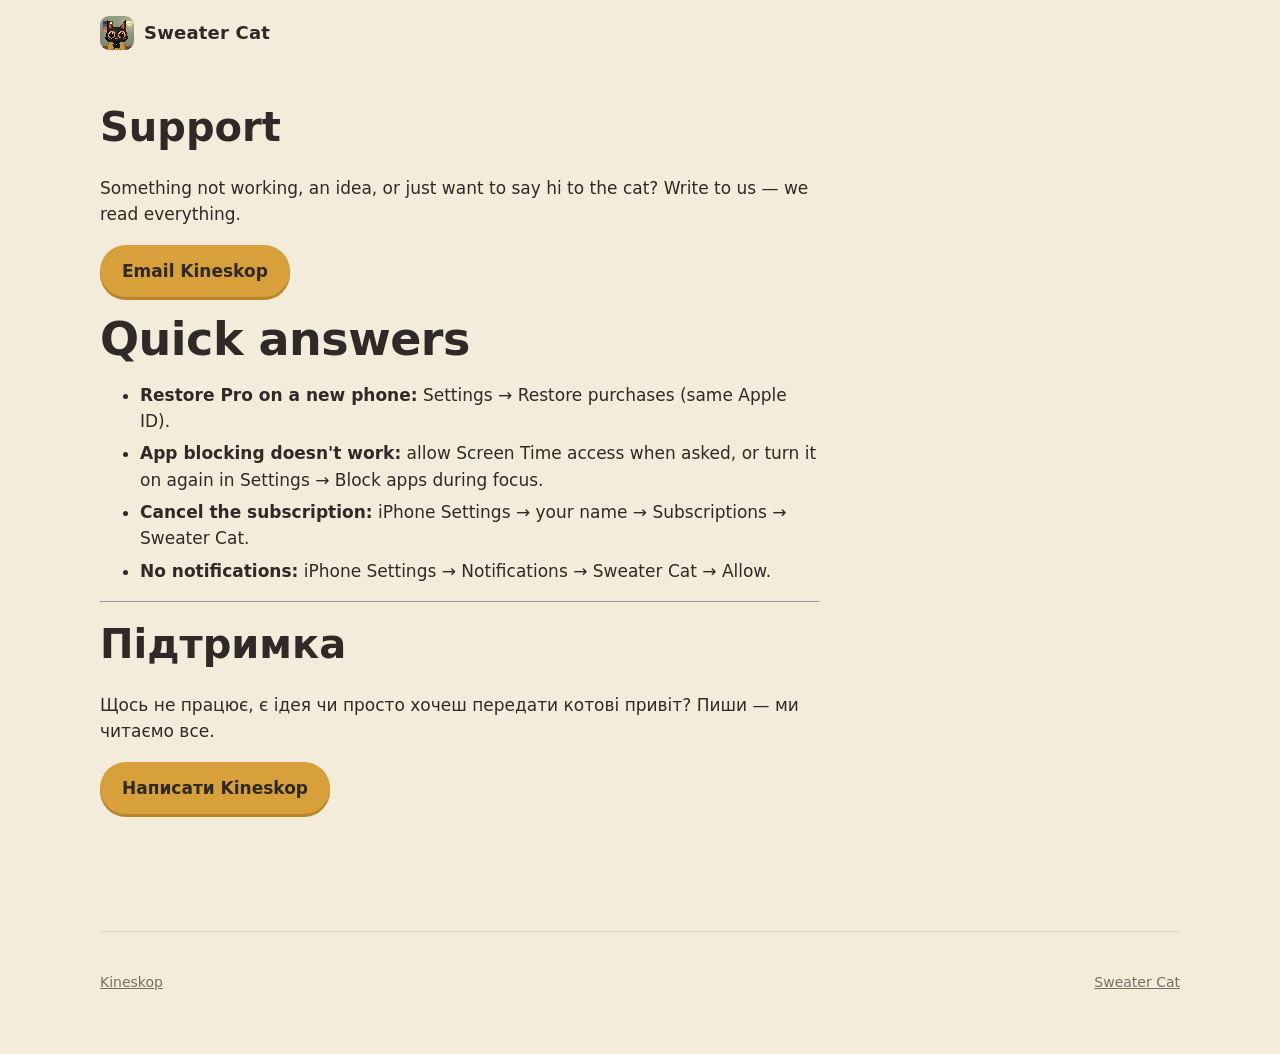
<file: sweatercat/support.html>
<!doctype html>
<html lang="en">
<head>
<meta charset="utf-8">
<meta name="viewport" content="width=device-width, initial-scale=1">
<title>Sweater Cat — Support</title>
<link rel="icon" href="../favicon.png">
<link rel="stylesheet" href="../style.css?v=981dc66c">
</head>
<body>
<div class="wrap">
  <header class="top"><a class="brand" href="./"><img src="img/icon.png" alt="">Sweater Cat</a></header>
  <main class="doc">
    <h1>Support</h1>
    <p>Something not working, an idea, or just want to say hi to the cat? Write to us — we read everything.</p>
    <p><a class="btn" href="mailto:kineskop.app@gmail.com?subject=Sweater%20Cat">Email Kineskop</a></p>
    <h2>Quick answers</h2>
    <ul>
      <li><b>Restore Pro on a new phone:</b> Settings → Restore purchases (same Apple ID).</li>
      <li><b>App blocking doesn't work:</b> allow Screen Time access when asked, or turn it on again in Settings → Block apps during focus.</li>
      <li><b>Cancel the subscription:</b> iPhone Settings → your name → Subscriptions → Sweater Cat.</li>
      <li><b>No notifications:</b> iPhone Settings → Notifications → Sweater Cat → Allow.</li>
    </ul>
    <hr>
    <h1>Підтримка</h1>
    <p>Щось не працює, є ідея чи просто хочеш передати котові привіт? Пиши — ми читаємо все.</p>
    <p><a class="btn" href="mailto:kineskop.app@gmail.com?subject=Sweater%20Cat">Написати Kineskop</a></p>
  </main>
  <footer><span><a href="../">Kineskop</a></span><span><a href="./">Sweater Cat</a></span></footer>
</div>
</body>
</html>
</file>
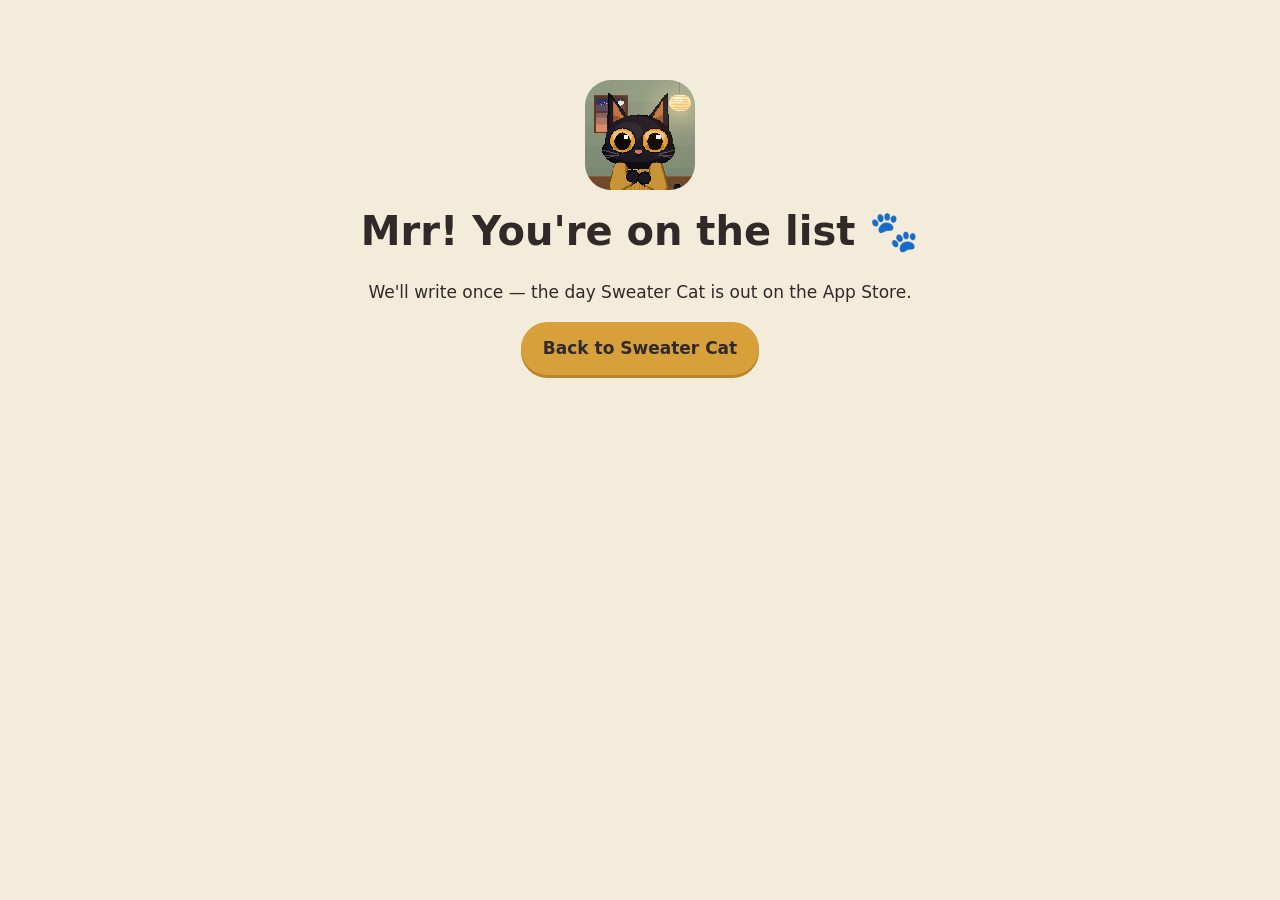
<file: sweatercat/thanks.html>
<!doctype html>
<html lang="en">
<head>
<meta charset="utf-8">
<meta name="viewport" content="width=device-width, initial-scale=1">
<title>Mrr! You're on the list 🐾</title>
<link rel="icon" href="../favicon.png">
<link rel="stylesheet" href="../style.css?v=981dc66c">
</head>
<body>
<div class="wrap">
  <main class="doc" style="text-align:center;margin:0 auto;padding-top:80px">
    <img src="../sweatercat/img/icon.png" alt="" style="width:110px;height:110px;border-radius:26px;image-rendering:pixelated;margin:0 auto">
    <h1>Mrr! You're on the list 🐾</h1>
    <p>We'll write once — the day Sweater Cat is out on the App Store.</p>
    <p><a class="btn" href="./">Back to Sweater Cat</a></p>
  </main>
</div>
</body>
</html>
</file>
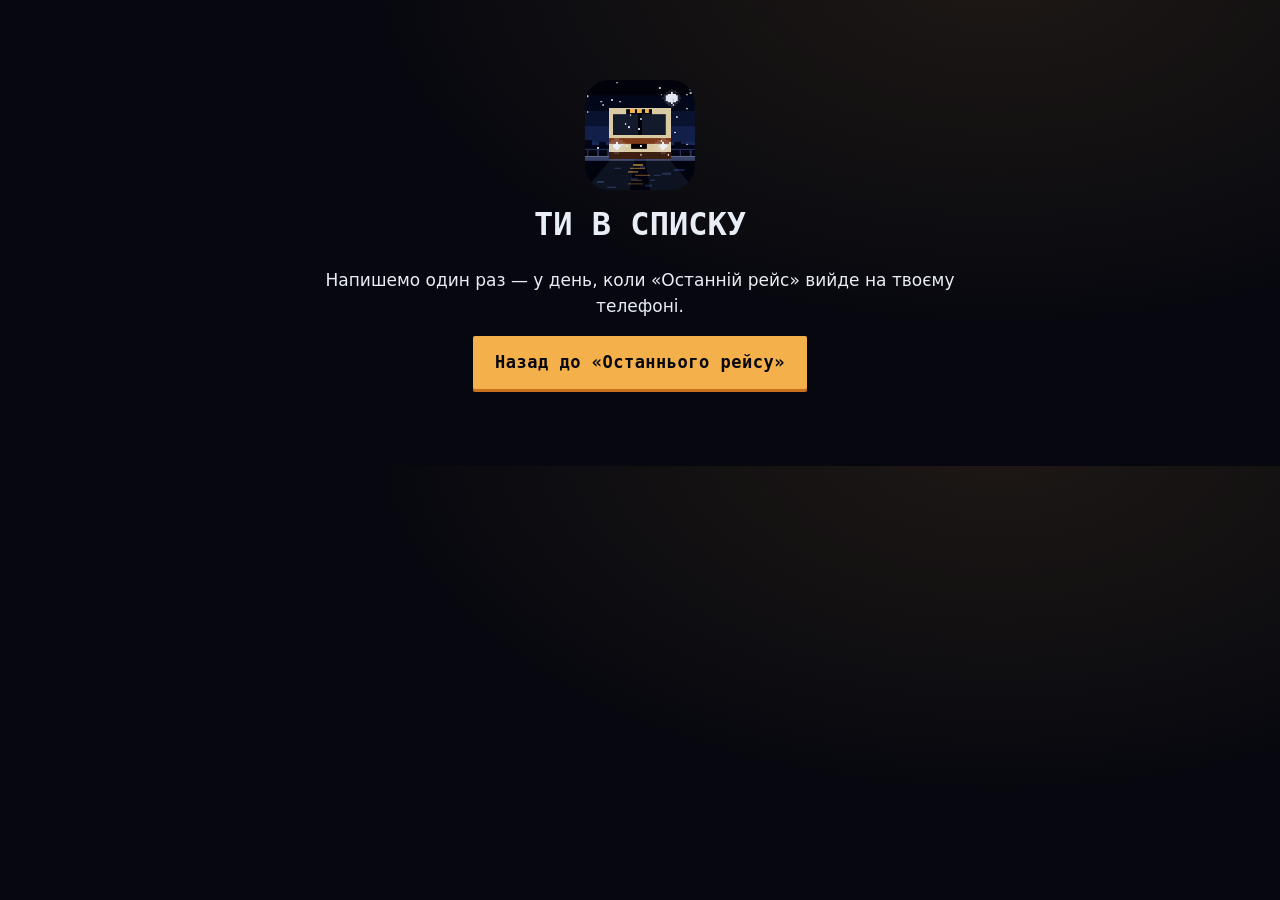
<file: lastrun/uk/thanks.html>
<!doctype html>
<html lang="uk">
<head>
<meta charset="utf-8">
<meta name="viewport" content="width=device-width, initial-scale=1">
<title>Ти в списку</title>
<link rel="icon" href="../../lastrun/img/icon.png">
<link rel="stylesheet" href="../../style.css?v=981dc66c">
<link rel="stylesheet" href="../../lastrun/lastrun.css?v=eb76c8f5">
</head>
<body class="lr">
<div class="wrap">
  <main class="doc" style="text-align:center;margin:0 auto;padding-top:80px">
    <img src="../../lastrun/img/icon.png" alt="" style="width:110px;height:110px;border-radius:24px;image-rendering:pixelated;margin:0 auto">
    <h1>Ти в списку</h1>
    <p>Напишемо один раз — у день, коли «Останній рейс» вийде на твоєму телефоні.</p>
    <p><a class="btn" href="./">Назад до «Останнього рейсу»</a></p>
  </main>
</div>
</body>
</html>
</file>
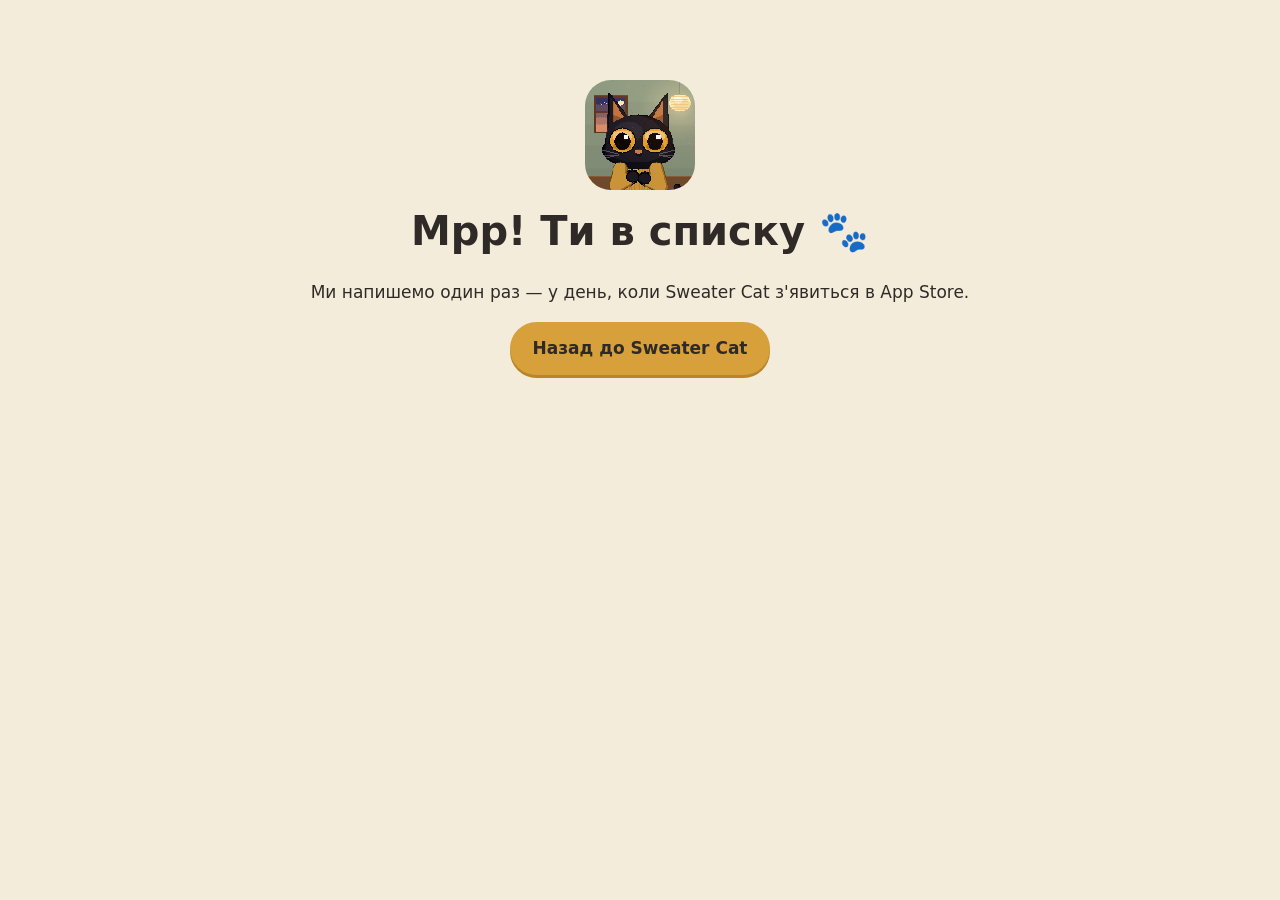
<file: sweatercat/uk/thanks.html>
<!doctype html>
<html lang="uk">
<head>
<meta charset="utf-8">
<meta name="viewport" content="width=device-width, initial-scale=1">
<title>Мрр! Ти в списку 🐾</title>
<link rel="icon" href="../../favicon.png">
<link rel="stylesheet" href="../../style.css?v=981dc66c">
</head>
<body>
<div class="wrap">
  <main class="doc" style="text-align:center;margin:0 auto;padding-top:80px">
    <img src="../../sweatercat/img/icon.png" alt="" style="width:110px;height:110px;border-radius:26px;image-rendering:pixelated;margin:0 auto">
    <h1>Мрр! Ти в списку 🐾</h1>
    <p>Ми напишемо один раз — у день, коли Sweater Cat з'явиться в App Store.</p>
    <p><a class="btn" href="./">Назад до Sweater Cat</a></p>
  </main>
</div>
</body>
</html>
</file>
<file: style.css>
/* Kineskop site — one stylesheet for the studio page, app landings and docs. */
:root {
  --bg: #f4ecda;
  --bg2: #efe3ca;
  --card: #fbf6ea;
  --line: #e2d5b8;
  --ink: #2f2a28;
  --muted: rgba(47, 42, 40, .64);
  --accent: #c98a2b;
  --mustard: #d8a03a;
  --mustard-dark: #b9852a;
  --teal: #3e6a6a;
  --night: #1f1a24;
  --night2: #2a2430;
  --cream: #f2e8d4;
  --radius: 28px;
  --shadow: 0 24px 60px rgba(47, 30, 16, .18);
}
@media (prefers-color-scheme: dark) {
  :root:not([data-theme="light"]) {
    --bg: #1d1820; --bg2: #241e28; --card: #2a2430; --line: #3a3340; --ink: #f2e8d4; --muted: rgba(242, 232, 212, .66);
    --shadow: 0 24px 60px rgba(0, 0, 0, .45);
  }
}
* { box-sizing: border-box; }
html { -webkit-text-size-adjust: 100%; scroll-behavior: smooth; scroll-padding-top: 84px; }
body {
  margin: 0; background: var(--bg); color: var(--ink); overflow-x: hidden;
  font-family: ui-rounded, "SF Pro Rounded", "Nunito", system-ui, -apple-system, "Segoe UI", Roboto, sans-serif;
  line-height: 1.55; font-size: 17px; -webkit-font-smoothing: antialiased;
}
img, video { max-width: 100%; display: block; }
a { color: var(--accent); }
.wrap { max-width: 1120px; margin: 0 auto; padding: 0 20px; }
:focus-visible { outline: 3px solid var(--mustard); outline-offset: 3px; border-radius: 8px; }

/* ---------- header ---------- */
header.top { display: flex; align-items: center; justify-content: space-between; gap: 16px; padding: 16px 0; }
.sticky { position: sticky; top: 0; z-index: 20; background: color-mix(in srgb, var(--bg) 82%, transparent); backdrop-filter: saturate(1.4) blur(14px); -webkit-backdrop-filter: saturate(1.4) blur(14px); border-bottom: 1px solid transparent; transition: border-color .2s; }
.sticky.scrolled { border-bottom-color: var(--line); }
.brand { white-space: nowrap; display: flex; align-items: center; gap: 10px; font-weight: 900; letter-spacing: .2px; text-decoration: none; color: var(--ink); font-size: 18px; }
.brand img { width: 34px; height: 34px; border-radius: 9px; image-rendering: pixelated; }
.nav { display: flex; align-items: center; gap: 22px; }
.nav a.link { color: var(--ink); text-decoration: none; font-weight: 700; font-size: 15px; opacity: .75; }
.nav a.link:hover { opacity: 1; }
.lang a, .lang-link { text-decoration: none; font-weight: 800; padding: 7px 12px; border-radius: 999px; border: 1px solid var(--line); color: var(--ink); font-size: 14px; }

/* ---------- buttons ---------- */
.btn { display: inline-flex; align-items: center; justify-content: center; gap: 8px; background: var(--mustard); color: #2f2a28; font: inherit; font-weight: 800; text-decoration: none; padding: 13px 22px; border-radius: 999px; border: 0; cursor: pointer; box-shadow: 0 3px 0 var(--mustard-dark); transition: transform .12s ease, box-shadow .12s ease; white-space: nowrap; }
.btn:hover { transform: translateY(-1px); }
.btn:active { transform: translateY(2px); box-shadow: 0 1px 0 var(--mustard-dark); }
.btn.small { padding: 9px 16px; font-size: 15px; }
.btn.ghost { background: transparent; border: 2px solid var(--line); color: var(--ink); box-shadow: none; }

/* ---------- hero ---------- */
.hero { display: grid; grid-template-columns: 1.05fr .95fr; gap: 56px; align-items: center; padding: 40px 0 80px; }
.eyebrow { display: inline-flex; align-items: center; gap: 8px; font-weight: 800; font-size: 14px; letter-spacing: .3px; color: var(--accent); background: color-mix(in srgb, var(--mustard) 16%, transparent); padding: 6px 12px; border-radius: 999px; margin-bottom: 18px; }
.hero h1 { font-size: clamp(42px, 6.4vw, 72px); line-height: 1.02; margin: 0 0 18px; font-weight: 900; letter-spacing: -1px; }
.hero h1 em { font-style: normal; color: var(--accent); }
.lead { font-size: 20px; color: var(--muted); margin: 0 0 28px; max-width: 34ch; }
.trust { display: flex; flex-wrap: wrap; gap: 8px 18px; margin-top: 18px; color: var(--muted); font-size: 15px; font-weight: 700; }
.trust span::before { content: "✓ "; color: var(--teal); }

.stage { position: relative; }
.window { position: relative; border-radius: 34px; overflow: hidden; box-shadow: var(--shadow); border: 10px solid #3a2a20; background: #3a2a20; aspect-ratio: 720 / 776; }
.window video, .window img { width: 100%; height: 100%; object-fit: cover; image-rendering: pixelated; }
.chip { position: absolute; display: flex; align-items: center; gap: 8px; background: var(--card); color: var(--ink); font-weight: 800; font-size: 15px; padding: 10px 14px; border-radius: 16px; box-shadow: 0 10px 30px rgba(0,0,0,.18); border: 1px solid var(--line); animation: float 6s ease-in-out infinite; white-space: nowrap; }
.chip b { color: var(--accent); }
.chip.c1 { left: -26px; top: 14%; }
.chip.c2 { right: -22px; top: 46%; animation-delay: -2s; }
.chip.c3 { left: 8%; bottom: -20px; animation-delay: -4s; font-family: ui-monospace, Menlo, monospace; background: var(--night); color: #f4b04a; border-color: transparent; }
@keyframes float { 0%, 100% { transform: translateY(0); } 50% { transform: translateY(-8px); } }

/* ---------- signup pill ---------- */
.signup { position: relative; max-width: 480px; }
.pill { display: flex; align-items: center; background: var(--card); border: 2px solid var(--line); border-radius: 999px; padding: 5px; transition: border-color .15s, box-shadow .15s; }
.pill:focus-within { border-color: var(--mustard); box-shadow: 0 0 0 4px color-mix(in srgb, var(--mustard) 25%, transparent); }
.pill input { flex: 1; min-width: 0; border: 0; background: transparent; font: inherit; font-size: 17px; color: var(--ink); padding: 10px 16px; outline: none; }
.pill input::placeholder { color: var(--muted); }
.signup .note { display: block; margin: 10px 0 0 18px; color: var(--muted); font-size: 14px; }
.signup .note.err { color: #c0503c; }
.signup button.busy { opacity: .6; pointer-events: none; }
.done { display: none; align-items: center; gap: 12px; background: var(--card); border: 2px solid var(--mustard); border-radius: 22px; padding: 14px 18px; max-width: 480px; animation: pop .45s cubic-bezier(.3,1.6,.5,1); text-align: left; }
.done img { width: 48px; height: 48px; border-radius: 12px; image-rendering: pixelated; }
.done b { display: block; }
.done span { color: var(--muted); font-size: 15px; }
.joined .signup { display: none; }
.joined .done { display: flex; }
@keyframes pop { from { transform: scale(.85); opacity: 0; } to { transform: scale(1); opacity: 1; } }

/* ---------- sections ---------- */
section.block { padding: 70px 0; }
.kicker { font-weight: 800; color: var(--accent); font-size: 14px; letter-spacing: 1px; text-transform: uppercase; margin: 0 0 10px; }
h2 { font-size: clamp(30px, 4.2vw, 46px); line-height: 1.1; margin: 0 0 14px; font-weight: 900; letter-spacing: -.5px; }
.sub { color: var(--muted); margin: 0 0 36px; max-width: 58ch; font-size: 18px; }
.center { text-align: center; }
.center .sub { margin-left: auto; margin-right: auto; }

/* fact strip */
.fact { background: var(--night); color: var(--cream); border-radius: var(--radius); padding: 44px; display: grid; grid-template-columns: auto 1fr; gap: 34px; align-items: center; }
.fact .big { font-size: clamp(64px, 10vw, 120px); font-weight: 900; line-height: .9; color: #f08a6a; letter-spacing: -2px; }
.fact .big small { display: block; font-size: 20px; letter-spacing: 0; color: rgba(242,232,212,.7); font-weight: 700; margin-top: 8px; }
.fact p { margin: 0; font-size: 20px; color: rgba(242,232,212,.85); }
.fact p b { color: #f4b04a; }

/* steps */
.steps { display: grid; grid-template-columns: repeat(3, 1fr); gap: 18px; counter-reset: s; }
.step { background: var(--card); border: 1px solid var(--line); border-radius: 24px; padding: 26px; position: relative; }
.step::before { counter-increment: s; content: counter(s); position: absolute; top: 22px; right: 24px; font-weight: 900; font-size: 40px; color: color-mix(in srgb, var(--mustard) 45%, transparent); }
.step .ic { font-size: 30px; display: block; margin-bottom: 12px; }
.step b { display: block; font-size: 20px; margin-bottom: 6px; }
.step span { color: var(--muted); }

/* bento */
.bento { display: grid; grid-template-columns: repeat(6, 1fr); gap: 18px; }
.tile { background: var(--card); border: 1px solid var(--line); border-radius: var(--radius); overflow: hidden; display: flex; flex-direction: column; }
.tile .txt { padding: 26px 26px 18px; }
.tile .txt b { display: block; font-size: 22px; margin-bottom: 6px; line-height: 1.2; }
.tile .txt span { color: var(--muted); }
.tile .pic { margin-top: auto; padding: 0 22px; }
.tile .pic img { display: block; margin: 0 auto; width: auto; height: auto; max-width: min(100%, 380px); max-height: 320px; border-radius: 18px 18px 0 0; border: 1px solid var(--line); border-bottom: 0; }
.t-wide { flex-direction: row; }
.t-wide .txt { flex: 1; align-self: center; padding-bottom: 26px; }
.t-wide .pic { flex: 0 0 48%; padding: 26px 26px 0 0; margin-top: 0; display: flex; align-items: flex-end; }
.t-wide { grid-column: span 4; }
.t-narrow { grid-column: span 2; }
.t-half { grid-column: span 3; }
.tile.dark { background: var(--night); color: var(--cream); border-color: transparent; }
.tile.dark .txt span { color: rgba(242,232,212,.7); }
.tile.dark .pic { display: grid; place-items: center; padding: 10px 22px 26px; }
.tile.dark .pic img { width: 170px; height: 170px; border: 0; border-radius: 0; image-rendering: pixelated; object-fit: contain; }
.lock-chip { display: inline-block; margin-top: 14px; background: rgba(242,232,212,.08); border: 1px solid rgba(242,232,212,.15); border-radius: 14px; padding: 8px 12px; font-size: 15px; }
.lock-chip b { color: #f4b04a; }

.pills { display: flex; flex-wrap: wrap; gap: 8px; margin-top: 16px; }
.pills span { background: var(--bg); border: 1px solid var(--line); border-radius: 999px; padding: 6px 12px; font-size: 14px; font-weight: 700; }

/* feature rows: one idea per row, visuals in identical frames */
.frows { display: flex; flex-direction: column; gap: 90px; margin-top: 56px; }
.frow { display: grid; grid-template-columns: 1fr 1fr; gap: 64px; align-items: center; }
.frow.flip .ftext { order: 2; }
.ftext { max-width: 440px; }
.frow.flip .ftext { justify-self: end; }
.ficon { display: inline-grid; place-items: center; width: 52px; height: 52px; border-radius: 16px; background: color-mix(in srgb, var(--mustard) 18%, transparent); font-size: 26px; margin-bottom: 18px; }
.ftext h3 { font-size: clamp(26px, 3.2vw, 36px); line-height: 1.12; margin: 0 0 12px; font-weight: 900; letter-spacing: -.3px; }
.ftext p { margin: 0; color: var(--muted); font-size: 19px; }
.visual { aspect-ratio: 1 / 1; border-radius: 36px; background: var(--bg2); border: 1px solid var(--line); display: grid; place-items: center; overflow: hidden; position: relative; }
.visual img { width: auto; height: auto; max-width: 74%; max-height: 82%; border-radius: 22px; box-shadow: 0 24px 50px rgba(47, 30, 16, .18); border: 1px solid var(--line); }
.visual.dark { background: var(--night); border-color: transparent; align-content: center; gap: 22px; }
.visual img.pix { width: 46%; max-width: 46%; border: 0; border-radius: 0; box-shadow: none; image-rendering: pixelated; }
.visual .quote { color: var(--cream); background: rgba(242,232,212,.08); border: 1px solid rgba(242,232,212,.16); border-radius: 16px; padding: 10px 16px; font-weight: 700; font-size: 16px; }
.extras { display: grid; grid-template-columns: repeat(4, 1fr); gap: 16px; margin-top: 90px; }
.extra { background: var(--card); border: 1px solid var(--line); border-radius: 22px; padding: 22px; }
.extra .ficon { width: 44px; height: 44px; font-size: 22px; margin-bottom: 12px; border-radius: 13px; }
.extra b { display: block; font-size: 17px; margin-bottom: 4px; }
.extra span:last-child { color: var(--muted); font-size: 15px; }

/* gallery */
.shots { display: flex; gap: 18px; overflow-x: auto; padding: 6px 20px 26px; margin: 0 -20px; scroll-snap-type: x mandatory; scrollbar-width: none; }
.shots::-webkit-scrollbar { display: none; }
.shots img { width: 232px; flex: 0 0 auto; border-radius: 30px; border: 8px solid #2f2a28; scroll-snap-align: center; box-shadow: 0 14px 30px rgba(0,0,0,.15); }

/* pricing */
.plans { display: grid; grid-template-columns: 1fr 1fr; gap: 18px; max-width: 900px; margin: 0 auto; }
.plan { background: var(--card); border: 1px solid var(--line); border-radius: var(--radius); padding: 30px; }
.plan.pro { border: 2px solid var(--mustard); position: relative; }
.plan .tag { position: absolute; top: -13px; left: 26px; background: var(--mustard); color: #2f2a28; font-weight: 800; font-size: 13px; padding: 4px 12px; border-radius: 999px; }
.plan h3 { margin: 0; font-size: 24px; }
.plan .price { font-size: 34px; font-weight: 900; margin: 6px 0 2px; }
.plan .price small { font-size: 16px; font-weight: 700; color: var(--muted); }
.plan .per { color: var(--muted); font-size: 15px; margin-bottom: 18px; }
.plan ul { list-style: none; padding: 0; margin: 0; }
.plan li { padding: 7px 0 7px 28px; position: relative; }
.plan li::before { content: "✓"; position: absolute; left: 2px; color: var(--teal); font-weight: 900; }
.plan.pro li::before { color: var(--accent); }
.fine { text-align: center; color: var(--muted); font-size: 14px; margin-top: 18px; }

/* faq */
.faq { max-width: 760px; margin: 0 auto; }
.faq details { background: var(--card); border: 1px solid var(--line); border-radius: 18px; padding: 0 22px; margin-bottom: 12px; }
.faq summary { cursor: pointer; list-style: none; font-weight: 800; padding: 18px 30px 18px 0; position: relative; font-size: 18px; }
.faq summary::-webkit-details-marker { display: none; }
.faq summary::after { content: "+"; position: absolute; right: 0; top: 14px; font-size: 26px; color: var(--accent); transition: transform .2s; }
.faq details[open] summary::after { transform: rotate(45deg); }
.faq details p { margin: 0 0 18px; color: var(--muted); }

/* final cta */
.final { background: var(--night); color: var(--cream); border-radius: 36px; padding: 50px; display: grid; grid-template-columns: auto 1fr; gap: 40px; align-items: center; position: relative; overflow: hidden; }
.final::after { content: ""; position: absolute; right: -120px; top: -120px; width: 360px; height: 360px; border-radius: 50%; background: radial-gradient(circle, rgba(216,160,58,.28), transparent 70%); pointer-events: none; }
.final h2 { color: var(--cream); }
.final p { color: rgba(242,232,212,.75); margin: 0 0 22px; font-size: 18px; }
.cat-says { display: flex; flex-direction: column; align-items: center; gap: 14px; width: 210px; }
.cat-says img { width: 130px; height: 130px; border-radius: 30px; image-rendering: pixelated; box-shadow: 0 12px 28px rgba(0,0,0,.4); transition: transform .3s ease; }
.joined .cat-says img { transform: rotate(-7deg) scale(1.06); }
.bubble { position: relative; background: var(--cream); color: #2f2a28; font-weight: 800; font-size: 15px; line-height: 1.35; padding: 10px 14px; border-radius: 16px; text-align: center; order: -1; }
.bubble::after { content: ""; position: absolute; left: 50%; bottom: -8px; margin-left: -8px; border: 8px solid transparent; border-top-color: var(--cream); border-bottom: 0; }
.final .pill { background: var(--cream); border-color: transparent; }
.final .pill input { color: #2f2a28; }
.final .pill input::placeholder { color: rgba(47,42,40,.5); }
.final .signup .note { color: rgba(242,232,212,.6); }
.final .done { background: rgba(242,232,212,.08); color: var(--cream); }
.final .done span { color: rgba(242,232,212,.7); }

.final > *, .hero > * { min-width: 0; }

/* reveal on scroll (only when JS runs, so content never stays hidden) */
.js .reveal { opacity: 0; transform: translateY(24px); transition: opacity .7s ease, transform .7s ease; }
.js .reveal.in { opacity: 1; transform: none; }
@media (prefers-reduced-motion: reduce) { .js .reveal { opacity: 1; transform: none; transition: none; } .chip { animation: none; } html { scroll-behavior: auto; } }

/* ---------- footer, docs, studio ---------- */
footer { padding: 40px 0 60px; color: var(--muted); font-size: 14px; display: flex; flex-wrap: wrap; gap: 18px; justify-content: space-between; border-top: 1px solid var(--line); margin-top: 40px; }
footer a { color: var(--muted); }
.doc { max-width: 720px; padding: 20px 0 60px; }
.doc h1 { font-size: 40px; margin: 10px 0 6px; font-weight: 900; }
.doc .date { color: var(--muted); margin: 0 0 24px; }
.doc li { margin: 6px 0; }
.studio { padding: 70px 0 40px; max-width: 720px; }
.studio h1 { font-size: clamp(44px, 7vw, 76px); margin: 0 0 12px; font-weight: 900; letter-spacing: -.5px; }
.studio p { font-size: 20px; color: var(--muted); margin: 0; }
.apps { display: grid; grid-template-columns: repeat(2, 1fr); gap: 18px; padding: 20px 0 60px; }
.app { display: flex; gap: 18px; align-items: center; background: var(--card); border: 1px solid var(--line); border-radius: 26px; padding: 22px; text-decoration: none; color: var(--ink); transition: transform .15s ease; }
a.app:hover { transform: translateY(-3px); }
.app img { width: 84px; height: 84px; border-radius: 20px; image-rendering: pixelated; flex: 0 0 auto; }
.app b { display: block; font-size: 22px; }
.app span { color: var(--muted); display: block; }
.app .tag { display: inline-block; margin-top: 8px; font-size: 13px; font-weight: 800; color: #2f2a28; background: var(--mustard); padding: 3px 10px; border-radius: 999px; }
.app.soon { border-style: dashed; opacity: .75; }
.apps.three { grid-template-columns: repeat(3, 1fr); }
.apps.three .app { flex-direction: column; align-items: flex-start; }
.app.soon .ph { width: 84px; height: 84px; border-radius: 20px; border: 2px dashed var(--line); display: grid; place-items: center; font-size: 30px; flex: 0 0 auto; }

/* ---------- responsive ---------- */
@media (max-width: 900px) {
  .nav a.link { display: none; }
  .hero { grid-template-columns: 1fr; gap: 50px; padding-top: 16px; }
  .stage { max-width: 440px; margin: 0 auto; width: 100%; }
  .bento { grid-template-columns: 1fr; }
  .frows { gap: 56px; margin-top: 36px; }
  .frow { grid-template-columns: 1fr; gap: 26px; }
  .frow.flip .ftext { order: 0; justify-self: start; }
  .extras { grid-template-columns: 1fr 1fr; margin-top: 56px; }
  .t-wide, .t-narrow, .t-half { grid-column: auto; }
  .t-wide { flex-direction: column; }
  .t-wide .txt { padding-bottom: 18px; }
  .t-wide .pic { flex: none; padding: 0 22px; }
  .steps { grid-template-columns: 1fr; }
  .plans { grid-template-columns: 1fr; }
  .fact { grid-template-columns: 1fr; padding: 32px; gap: 18px; }
  .final { grid-template-columns: 1fr; padding: 32px 22px; text-align: center; }
  .final .signup, .final .done { margin: 0 auto; }
  .cat-says { width: auto; }
  .apps, .apps.three { grid-template-columns: 1fr; }
  .apps.three .app { flex-direction: row; align-items: center; }
}
@media (max-width: 520px) {
  body { font-size: 16px; }
  .nav { gap: 8px; }
  .nav .btn.small { padding: 8px 12px; font-size: 14px; }
  .lang a { padding: 6px 10px; font-size: 13px; }
  .bubble { max-width: 250px; }
  .final .pill { width: 100%; }
  .lead { font-size: 18px; }
  .chip.c1 { left: -8px; } .chip.c2 { right: -8px; }
  .chip { font-size: 13px; padding: 8px 10px; }
  .pill input { padding: 10px 10px; font-size: 16px; }
  .pill .btn { padding: 11px 14px; }
  .signup .note { margin-left: 4px; }
  .shots img { width: 200px; }
}
</file>
<file: lastrun/lastrun.css>
/* Last Run — the game page's own look on top of the shared style.css: night palette of the game (P in Pixel.swift),
   monospace like the game UI, square pixel corners, sodium-lamp accent. Everything is scoped to body.lr. */
body.lr {
  --bg: #07080f;          /* P.ink */
  --bg2: #0b0f1f;         /* P.shadow */
  --card: #10152a;        /* P.night */
  --line: #2b3760;        /* P.dusk */
  --ink: #e9edf5;         /* P.snow */
  --muted: #9aa6c4;
  --accent: #f4b04a;      /* P.sodium */
  --mustard: #f4b04a;
  --mustard-dark: #c9711f;/* P.amber */
  --teal: #f4b04a;
  --night: #10152a;
  --cream: #e9edf5;
  --radius: 4px;
  --shadow: 0 30px 80px rgba(0, 0, 0, .6);
  --mono: ui-monospace, "SF Mono", Menlo, Consolas, monospace;
  color-scheme: dark;
  background:
    radial-gradient(900px 520px at 78% -8%, rgba(244, 176, 74, .10), transparent 70%),
    var(--bg);
  font-family: system-ui, -apple-system, "Segoe UI", Roboto, sans-serif;
}
.lr .sticky { background: color-mix(in srgb, var(--bg) 84%, transparent); }
.lr .brand, .lr h1, .lr h2, .lr h3, .lr .kicker, .lr .eyebrow, .lr .btn, .lr .fnum, .lr .extra .big, .lr .store small, .lr .lang a {
  font-family: var(--mono);
}
.lr .brand { letter-spacing: 1.5px; text-transform: uppercase; font-size: 15px; }
.lr .brand img { border-radius: 6px; }
.lr .btn { border-radius: 2px; box-shadow: 0 3px 0 var(--mustard-dark); color: #07080f; letter-spacing: .5px; }
.lr .btn.small { font-size: 14px; }
.lr .lang a { border-radius: 2px; }
.lr :focus-visible { border-radius: 2px; }

/* one-screen landing. Hierarchy: headline → form → everything else whispers.
   Amber is reserved for the headline accent and the one button. */
body.lr.one { min-height: 100vh; min-height: 100svh; display: grid; grid-template-columns: minmax(0, 400px); place-content: center; align-items: center; padding: max(24px, env(safe-area-inset-top)) 20px max(16px, env(safe-area-inset-bottom)); overflow-x: hidden; }
.one .phone { position: fixed; inset: 0; z-index: -1; overflow: hidden; background: #000; }
.one .phone video { width: 100%; height: 100%; object-fit: cover; opacity: .38; filter: blur(3px) saturate(.9); transform: scale(1.04); }
.one .phone::after { content: ""; position: absolute; inset: 0; background:
    linear-gradient(180deg, rgba(7,8,15,.92), rgba(7,8,15,.35) 30%, rgba(7,8,15,.35) 45%, rgba(7,8,15,.88) 72%, #07080f),
    repeating-linear-gradient(to bottom, rgba(0,0,0,.18) 0 1px, transparent 1px 3px); }
.one .card { position: relative; width: 100%; max-width: 400px; text-align: center; }
.sr { position: absolute !important; width: 1px; height: 1px; overflow: hidden; clip: rect(0 0 0 0); white-space: nowrap; }

.one .lang { position: fixed; top: max(14px, env(safe-area-inset-top)); right: 16px; z-index: 2; }
.one .lang a { border: 0; padding: 4px 0; background: none; font-size: 12px; letter-spacing: 1px; color: var(--muted); text-decoration: underline; text-underline-offset: 3px; }

.one .lockup { display: inline-flex; align-items: center; gap: 12px; margin: 0 0 36px; font-family: var(--mono); font-size: 14px; font-weight: 700; letter-spacing: 2.5px; text-transform: uppercase; }
.one .icon { width: 44px; height: 44px; border-radius: 11px; image-rendering: pixelated; box-shadow: 0 0 0 1px #2b3760, 0 0 40px rgba(244, 176, 74, .25); }
.one .kick { margin: 0 0 12px; font-family: var(--mono); font-size: 12px; letter-spacing: 2px; text-transform: uppercase; color: var(--muted); }
.one h1 { margin: 0 0 14px; font-family: var(--mono); font-weight: 800; text-transform: uppercase; letter-spacing: -1px; font-size: clamp(30px, 9vw, 44px); line-height: 1.04; }
.one h1 em { font-style: normal; color: var(--accent); }
.one .lead { margin: 0 auto 32px; color: var(--muted); font-size: 17px; line-height: 1.45; }

/* form: segmented platform switch + email field, same width, one block */
.one .signup, .one .done { margin: 0 auto; max-width: none; }
.one .platform { display: grid; grid-template-columns: 1fr 1fr; gap: 0; margin: 0 0 10px; padding: 3px; border: 1px solid var(--line); border-radius: 3px; background: rgba(16, 21, 42, .7); }
.one .platform label { display: block; }
.one .platform label + label span { box-shadow: inset 1px 0 0 var(--line); }
.one .platform input:checked + span, .one .platform label + label input:checked + span { box-shadow: none; }
.one .platform span { display: block; text-align: center; border: 0; background: none; padding: 10px 0; font-size: 15px; color: var(--muted); border-radius: 2px; }
.one .platform input:checked + span { background: #1b2444; color: var(--ink); }
.one .platform input:checked + span::before { content: "● "; color: var(--accent); font-size: 10px; vertical-align: 2px; }
.one .pill { border-width: 1px; }
.one .pill input { font-family: inherit; font-size: 16px; padding: 12px 14px; }
.one .pill .btn { padding: 12px 20px; font-size: 15px; }
.one .signup .note { margin: 12px 0 0; font-size: 13px; color: var(--muted); opacity: .8; }

.one footer { margin: 40px 0 0; padding: 0; border: 0; display: flex; flex-direction: column; align-items: center; gap: 14px; font-size: 12px; opacity: .7; }
.one footer span { display: block; }
.one .stores { display: flex; justify-content: center; align-items: center; gap: 10px; margin: 0; filter: grayscale(1); opacity: .75; }
.one .stores img.as { height: 30px; }
.one .stores img.gp { height: 45px; margin: -7px -7px; }

@media (min-width: 900px) {
  body.lr.one { grid-template-columns: 400px 300px; gap: 100px; place-content: center; }
  .one .card { text-align: left; }
  .one .lead { margin-left: 0; }
  .one footer { align-items: flex-start; }
  .one .stores { justify-content: flex-start; }
  .one .phone { position: relative; inset: auto; z-index: 0; order: 2; width: 300px; aspect-ratio: 540 / 1170; border: 10px solid #1b2444; border-radius: 46px; box-shadow: var(--shadow), 0 0 0 1px #2b3760, 0 0 120px rgba(244, 176, 74, .14); }
  .one .phone video { opacity: 1; filter: none; transform: none; }
  .one .phone::after { background: repeating-linear-gradient(to bottom, rgba(0,0,0,.16) 0 1px, transparent 1px 3px); }
  .one .lang { position: fixed; top: 24px; right: 32px; }
}
@media (max-height: 680px) and (max-width: 899px) {
  .one .lockup { margin-bottom: 22px; }
  .one .lead { margin-bottom: 22px; }
  .one footer { margin-top: 26px; }
}

/* store badges on the docs pages */
.stores { display: flex; flex-wrap: wrap; align-items: center; gap: 14px 22px; }
.store img.as, .stores img.as { height: 42px; }
.store img.gp, .stores img.gp { height: 63px; margin: -10px -9px; }

/* platform switch (docs/other pages fall back to these) */
.platform { border: 0; margin: 0 0 12px; padding: 0; }
.platform label { position: relative; cursor: pointer; }
.platform input { position: absolute; opacity: 0; inset: 0; margin: 0; cursor: pointer; }
.platform span { display: inline-block; font-family: var(--mono); font-weight: 700; font-size: 14px; padding: 8px 16px; border: 1px solid var(--line); border-radius: 2px; color: var(--ink); background: var(--card); transition: background .15s, color .15s; }
.platform input:focus-visible + span { outline: 3px solid var(--accent); outline-offset: 2px; }

/* signup */
.lr .pill { border-radius: 2px; background: var(--card); }
.lr .pill input { font-family: var(--mono); font-size: 15px; }
.lr .pill .btn { box-shadow: none; }
.lr .done { border-radius: 4px; background: var(--card); }
.lr .done img { border-radius: 8px; }

/* docs */
.lr .doc h1 { text-transform: uppercase; font-size: 32px; }
.lr .doc h2 { font-size: 20px; margin-top: 30px; }
.lr hr { border: 0; border-top: 1px solid var(--line); margin: 40px 0; }

@media (max-width: 520px) {
  .lr .brand { font-size: 13px; letter-spacing: .5px; }
}
@media (max-width: 380px) {
  .lr .doc .btn { white-space: normal; text-align: center; }
}
</file>
<file: sweatercat/sweatercat.css>
/* Sweater Cat — one-screen landing on top of the shared style.css. Visitors come from Instagram and already know the cat:
   name, one line and the App Store badge first (above the fold on a phone), then the room window. Scoped to body.sc.one. */
body.sc.one {
  min-height: 100vh; min-height: 100svh; display: grid; grid-template-columns: minmax(0, 380px);
  place-content: center; justify-items: center; gap: 28px;
  padding: max(56px, env(safe-area-inset-top)) 20px max(20px, env(safe-area-inset-bottom));
  background: radial-gradient(700px 480px at 50% 0%, color-mix(in srgb, var(--mustard) 14%, transparent), transparent 70%), var(--bg);
}
.sc.one .lang { position: fixed; top: max(14px, env(safe-area-inset-top)); right: 16px; z-index: 2; }
.sc.one .lang a { border: 0; padding: 4px 0; background: none; font-size: 13px; font-weight: 700; color: var(--muted); text-decoration: underline; text-underline-offset: 3px; }

.sc.one .window { order: 2; width: min(100%, 300px); aspect-ratio: 720 / 776; border-radius: 30px; border-width: 8px; }
.sc.one .card { width: 100%; text-align: center; }
.sc.one .lockup { display: inline-flex; align-items: center; gap: 10px; margin: 0 0 14px; font-weight: 900; font-size: 17px; }
.sc.one .icon { width: 32px; height: 32px; border-radius: 9px; image-rendering: pixelated; }
.sc.one h1 { margin: 0 0 10px; font-weight: 900; letter-spacing: -.8px; font-size: clamp(30px, 8.6vw, 44px); line-height: 1.05; }
.sc.one h1 em { font-style: normal; color: var(--accent); }
.sc.one .lead { margin: 0 auto 24px; font-size: 17px; line-height: 1.45; max-width: 30ch; }

.sc.one .get { display: inline-block; border-radius: 14px; transition: transform .12s ease; -webkit-tap-highlight-color: transparent; }
.sc.one .get:active { transform: scale(.96); }
.sc.one .get img { display: block; width: 200px; height: auto; }
.sc.one .inapp { margin: 18px auto 0; padding: 14px 16px; max-width: 320px; border-radius: 18px; background: var(--card); border: 1px solid var(--line); text-align: center; }
.sc.one .inapp[hidden] { display: none; }
.sc.one .inapp p { margin: 0 0 12px; font-size: 15px; font-weight: 700; }
.sc.one .inapp small { display: block; margin: 12px 0 0; font-size: 13px; color: var(--muted); }
.sc.one .free { margin: 10px 0 0; font-size: 14px; font-weight: 700; color: var(--muted); }

.sc.one footer { margin: 28px 0 0; padding: 0; border: 0; display: flex; flex-direction: column; align-items: center; gap: 6px; font-size: 13px; color: var(--muted); }
.sc.one footer a { color: inherit; }

@media (min-width: 900px) {
  body.sc.one { grid-template-columns: 380px 380px; gap: 80px; align-items: center; }
  .sc.one .window { width: 380px; box-shadow: var(--shadow); }
  .sc.one .card { text-align: left; }
  .sc.one .lead { margin-left: 0; }
  .sc.one footer { align-items: flex-start; }
  .sc.one .lang { top: 24px; right: 32px; }
}
@media (max-height: 760px) and (max-width: 899px) {
  body.sc.one { gap: 20px; padding-top: max(44px, env(safe-area-inset-top)); }
  .sc.one .window { width: min(100%, 220px); border-radius: 24px; border-width: 6px; }
  .sc.one footer { margin-top: 22px; }
}
</file>
